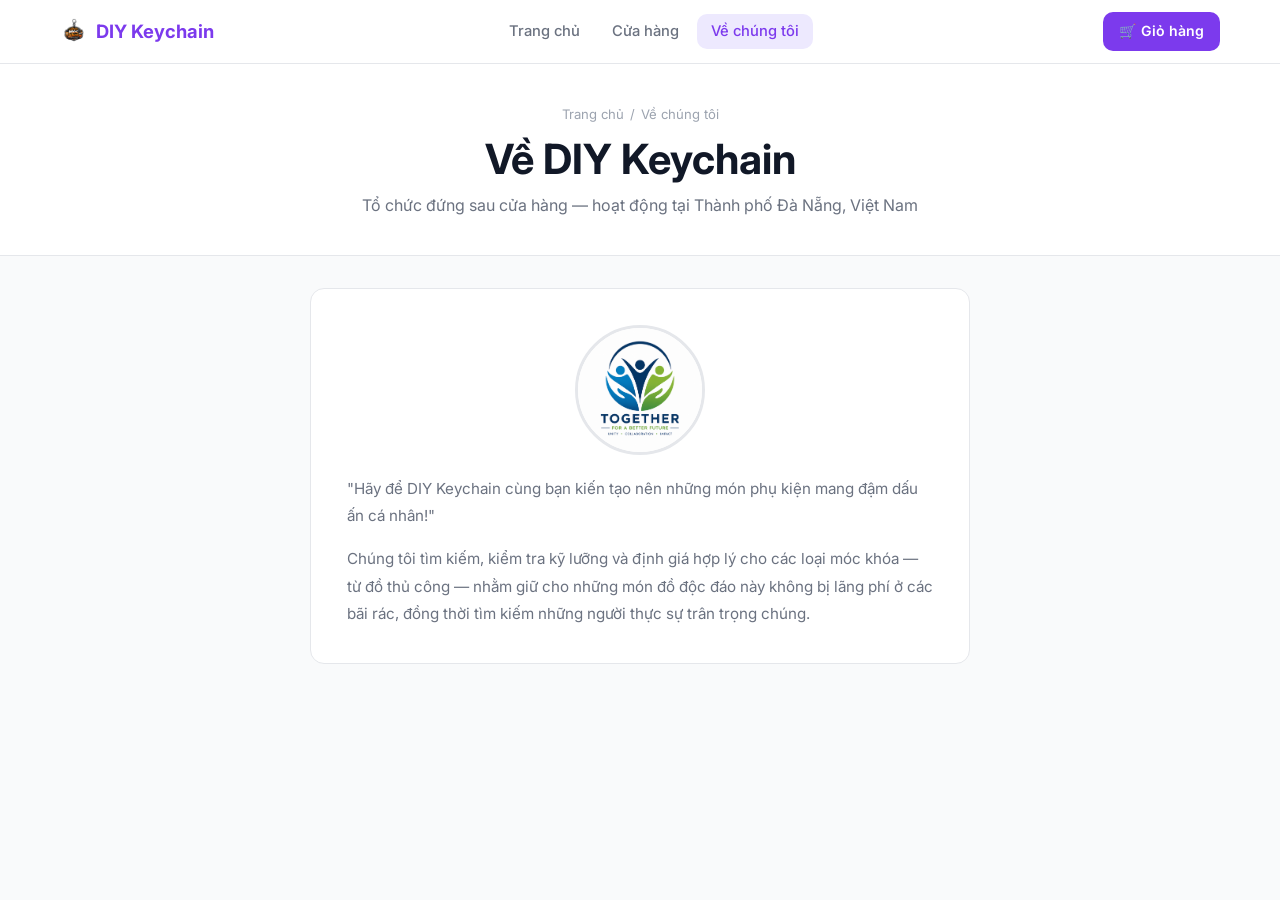
<file: 2hand_keychain/about.html>
<!DOCTYPE html>
<html lang="vi">
<head>
  <meta charset="UTF-8">
  <meta name="viewport" content="width=device-width, initial-scale=1.0">
  <meta name="description" content="Về DIY Keychain – Một tổ chức tại Thành phố Đà Nẵng chuyên mang lại ngôi nhà mới cho những chiếc móc khóa second-hand.">
  <title>Về chúng tôi – DIY Keychain</title>
  <link rel="stylesheet" href="css/style.css">
  <link rel="stylesheet" href="css/components.css">
  <link rel="stylesheet" href="css/animations.css">
  <link rel="stylesheet" href="https://cdnjs.cloudflare.com/ajax/libs/font-awesome/6.5.0/css/all.min.css">
  <style>
    .about-photo {
      width: 130px; height: 130px;
      border-radius: 50%;
      object-fit: cover;
      border: 3px solid var(--border);
      margin: 0 auto 20px;
      display: block;
    }

    .about-story {
      max-width: 660px;
      margin: 0 auto;
      background: var(--white);
      border: 1px solid var(--border);
      border-radius: var(--radius-lg);
      padding: 36px;
    }

    .about-story p { font-size: 0.95rem; line-height: 1.8; margin-bottom: 16px; }
    .about-story p:last-child { margin-bottom: 0; }

    .values-grid { display: grid; grid-template-columns: repeat(3, 1fr); gap: 16px; }

    .value-card {
      background: var(--white);
      border: 1px solid var(--border);
      border-radius: var(--radius-lg);
      padding: 24px;
      text-align: center;
    }

    .value-icon { font-size: 2rem; margin-bottom: 12px; display: block; }
    .value-card h3 { margin-bottom: 6px; font-size: 1rem; }
    .value-card p { font-size: 0.86rem; }

    .social-links { display: flex; gap: 12px; justify-content: center; flex-wrap: wrap; }

    .social-link {
      display: inline-flex;
      align-items: center;
      gap: 7px;
      padding: 10px 20px;
      border-radius: var(--radius);
      background: var(--white);
      border: 1px solid var(--border);
      font-size: 0.88rem;
      font-weight: 500;
      color: var(--text-muted);
      transition: var(--transition);
    }

    .social-link:hover { border-color: var(--primary); color: var(--primary); }

    .faq-item {
      background: var(--white);
      border: 1px solid var(--border);
      border-radius: var(--radius-lg);
      padding: 18px 20px;
      margin-bottom: 10px;
      cursor: pointer;
      transition: border-color var(--transition);
    }

    .faq-item:hover { border-color: #9CA3AF; }

    .faq-q {
      display: flex;
      justify-content: space-between;
      align-items: center;
      font-weight: 600;
      font-size: 0.92rem;
      color: var(--text);
    }

    .faq-toggle { color: var(--primary); font-size: 1.1rem; transition: transform 0.2s ease; }
    .faq-item.open .faq-toggle { transform: rotate(45deg); }

    .faq-a {
      display: none;
      margin-top: 10px;
      font-size: 0.88rem;
      color: var(--text-muted);
      line-height: 1.7;
    }

    .faq-item.open .faq-a { display: block; }

    @media (max-width: 768px) {
      .values-grid { grid-template-columns: 1fr; }
      .about-story { padding: 24px; }
    }
  </style>
</head>
<body>

<nav class="navbar">
  <div class="nav-inner">
    <a href="index.html" class="nav-logo"><img src="assets/images/logo.png" alt="DIY Keychain" class="nav-logo-img"> DIY Keychain</a>
    <div class="nav-links">
      <a href="index.html">Trang chủ</a>
      <a href="shop.html">Cửa hàng</a>
      <a href="about.html" class="active">Về chúng tôi</a>
    </div>
    <div class="nav-actions">
      <div id="auth-nav" style="display:flex;align-items:center;gap:8px"></div>
      <a href="cart.html" class="nav-cart-btn" aria-label="Giỏ hàng">
        🛒 Giỏ hàng<span class="cart-badge" id="cart-badge">0</span>
      </a>
      <button class="nav-menu-btn" id="menu-btn" aria-label="Menu">☰</button>
    </div>
  </div>
</nav>
<div class="nav-drawer-overlay" id="drawer-overlay"></div>
<div class="nav-drawer" id="nav-drawer">
  <a href="index.html">🏠 Trang chủ</a>
  <a href="shop.html">🛍️ Cửa hàng</a>
  <a href="about.html">Về chúng tôi</a>
  <a href="cart.html">🛒 Giỏ hàng</a>
</div>

<div class="page-header">
  <div class="container" style="text-align:center">
    <div class="breadcrumb" style="justify-content:center">
      <a href="index.html">Trang chủ</a><span class="sep">/</span><span>Về chúng tôi</span>
    </div>
    <h1>Về DIY Keychain</h1>
    <p style="margin-top:8px">Tổ chức đứng sau cửa hàng — hoạt động tại Thành phố Đà Nẵng, Việt Nam</p>
  </div>
</div>
<section class="section" style="padding-top:32px">
  <div class="container">
    <div class="about-story">
      <img src="assets/images/avatar.png" alt="DIY Keychain Team" class="about-photo">
      <p>
        "Hãy để DIY Keychain cùng bạn kiến tạo nên những món phụ kiện mang đậm dấu ấn cá nhân!"
      </p>
      <p>
        Chúng tôi tìm kiếm, kiểm tra kỹ lưỡng và định giá hợp lý cho các loại móc khóa 
        — từ  đồ thủ công — nhằm giữ cho những món đồ độc đáo này
        không bị lãng phí ở các bãi rác, đồng thời tìm kiếm những người thực sự trân trọng chúng.
      </p>
    </div>
  </div>
</section>
</file>
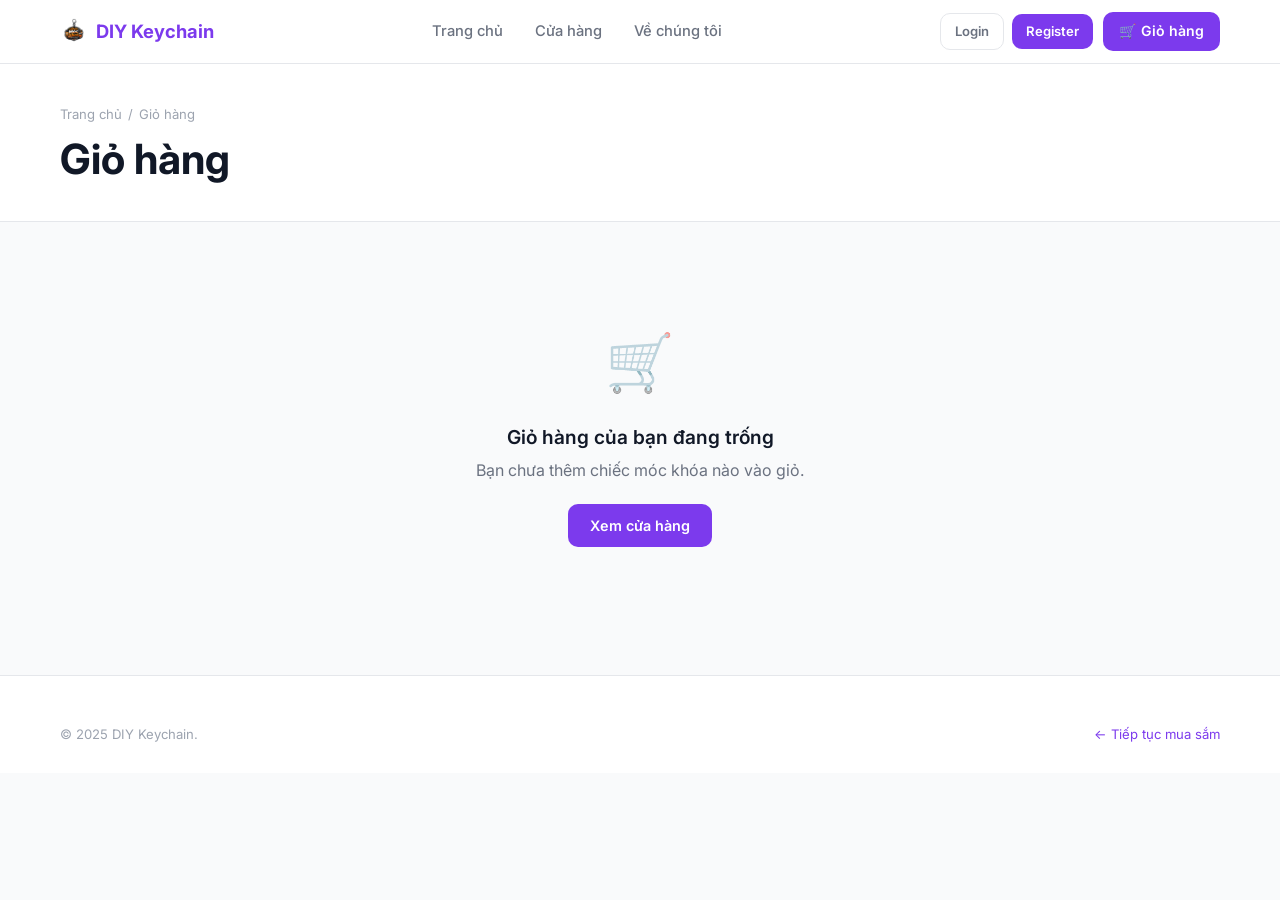
<file: 2hand_keychain/cart.html>
<!DOCTYPE html>
<html lang="vi">
<head>
  <meta charset="UTF-8">
  <meta name="viewport" content="width=device-width, initial-scale=1.0">
  <meta name="description" content="Giỏ hàng – Móc khóa DIY Keychain.">
  <title>Giỏ hàng – DIY Keychain</title>
  <link rel="stylesheet" href="css/style.css">
  <link rel="stylesheet" href="css/components.css">
  <link rel="stylesheet" href="css/animations.css">
  <link rel="stylesheet" href="https://cdnjs.cloudflare.com/ajax/libs/font-awesome/6.5.0/css/all.min.css">
  <style>
    .cart-layout {
      display: grid;
      grid-template-columns: 1fr 320px;
      gap: 24px;
      align-items: start;
    }

    .cart-items-card {
      background: var(--white);
      border: 1px solid var(--border);
      border-radius: var(--radius-lg);
      padding: 24px;
    }

    .cart-header {
      display: flex;
      justify-content: space-between;
      align-items: center;
      margin-bottom: 4px;
    }

    .promo-row { display: flex; gap: 8px; margin: 14px 0; }

    .promo-input {
      flex: 1;
      padding: 9px 12px;
      background: var(--bg);
      border: 1px solid var(--border);
      border-radius: var(--radius);
      color: var(--text);
      font-size: 0.85rem;
    }

    .promo-input::placeholder { color: var(--text-light); }
    .promo-input:focus { border-color: var(--primary); }

    .shipping-bar {
      background: var(--bg);
      border: 1px solid var(--border);
      border-radius: var(--radius);
      padding: 10px 14px;
      margin-bottom: 16px;
      font-size: 0.82rem;
      color: var(--text-muted);
    }

    .bar-track { height: 4px; background: #E5E7EB; border-radius: 2px; margin-top: 6px; }
    .bar-fill { height: 100%; background: var(--primary); border-radius: 2px; transition: width 0.4s ease; }

    @media (max-width: 768px) {
      .cart-layout { grid-template-columns: 1fr; }
      .order-summary { position: static; }
    }
  </style>
</head>
<body>

<nav class="navbar">
  <div class="nav-inner">
    <a href="index.html" class="nav-logo"><img src="assets/images/logo.png" alt="DIY Keychain" class="nav-logo-img"> DIY Keychain</a>
    <div class="nav-links">
      <a href="index.html">Trang chủ</a>
      <a href="shop.html">Cửa hàng</a>
      <a href="about.html">Về chúng tôi</a>
    </div>
    <div class="nav-actions">
      <div id="auth-nav" style="display:flex;align-items:center;gap:8px"></div>
      <a href="cart.html" class="nav-cart-btn" aria-label="Giỏ hàng">
        🛒 Giỏ hàng<span class="cart-badge" id="cart-badge">0</span>
      </a>
      <button class="nav-menu-btn" id="menu-btn" aria-label="Menu">☰</button>
    </div>
  </div>
</nav>
<div class="nav-drawer-overlay" id="drawer-overlay"></div>
<div class="nav-drawer" id="nav-drawer">
  <a href="index.html">🏠 Trang chủ</a>
  <a href="shop.html">🛍️ Cửa hàng</a>
  <a href="about.html">Về chúng tôi</a>
  <a href="cart.html">🛒 Giỏ hàng</a>
</div>

<div class="page-header">
  <div class="container">
    <div class="breadcrumb">
      <a href="index.html">Trang chủ</a><span class="sep">/</span><span>Giỏ hàng</span>
    </div>
    <h1>Giỏ hàng</h1>
  </div>
</div>

<section class="section" style="padding-top:32px">
  <div class="container">

    <div id="cart-empty" style="display:none">
      <div class="empty-state">
        <div class="empty-state-icon">🛒</div>
        <h3>Giỏ hàng của bạn đang trống</h3>
        <p>Bạn chưa thêm chiếc móc khóa nào vào giỏ.</p>
        <a href="shop.html" class="btn btn-primary" style="margin-top:20px;display:inline-flex">Xem cửa hàng</a>
      </div>
    </div>

    <div id="cart-filled" style="display:none">
      <div class="cart-layout">

        <div class="cart-items-card">
          <div class="cart-header">
            <h3 id="cart-count-label">0 sản phẩm</h3>
            <button class="btn btn-ghost btn-sm" id="clear-cart-btn">Xóa tất cả</button>
          </div>
          <div id="cart-items-list"></div>
        </div>

        <div class="order-summary">
          <h3 style="margin-bottom:18px">Tóm tắt đơn hàng</h3>

          <div class="shipping-bar" id="shipping-bar">
            <div id="shipping-bar-text">Mua thêm để được miễn phí vận chuyển!</div>
            <div class="bar-track">
              <div class="bar-fill" id="shipping-bar-fill" style="width:0%"></div>
            </div>
          </div>

          <div class="summary-row">
            <span class="label">Tạm tính</span>
            <span id="summary-subtotal">0 đ</span>
          </div>
          <div class="summary-row">
            <span class="label">Phí vận chuyển</span>
            <span id="summary-shipping">30.000 đ</span>
          </div>

          <div class="promo-row">
            <input class="promo-input" type="text" id="promo-input" placeholder="Mã giảm giá">
            <button class="btn btn-ghost btn-sm" id="promo-btn">Áp dụng</button>
          </div>

          <div class="summary-row summary-total">
            <span class="label">Tổng cộng</span>
            <span id="summary-total">0 đ</span>
          </div>

          <button class="btn btn-primary" style="width:100%;margin-top:16px;padding:13px" id="checkout-btn">
            Thanh toán →
          </button>

          <p style="font-size:0.75rem;text-align:center;margin-top:10px;color:var(--text-light)">
            Bản demo — không thực hiện thanh toán thực tế.
          </p>
        </div>
      </div>
    </div>
  </div>
</section>

<div class="modal-overlay" id="success-modal">
  <div class="modal">
    <div class="modal-icon">✓</div>
    <h2 style="margin-bottom:10px">Đặt hàng thành công!</h2>
    <p style="margin-bottom:6px">Cảm ơn bạn đã mua sắm tại cửa hàng!</p>
    <p style="font-size:0.86rem;margin-bottom:24px">Chúng tôi sẽ liên hệ với bạn qua Zalo để xác nhận đơn hàng và sắp xếp giao hàng.</p>
    <div style="display:flex;gap:10px">
      <a href="shop.html" class="btn btn-primary" style="flex:1">Mua thêm</a>
      <a href="index.html" class="btn btn-secondary" style="flex:1">Trang chủ</a>
    </div>
  </div>
</div>

<footer class="footer">
  <div class="container">
    <div class="footer-bottom" style="border-top:none;padding-top:0">
      <span>© 2025 DIY Keychain.</span>
      <a href="shop.html" style="color:var(--primary)">← Tiếp tục mua sắm</a>
    </div>
  </div>
</footer>

<script src="js/config.js"></script>
<script src="js/data.js"></script>
<script src="js/cart.js"></script>
<script src="js/auth.js"></script>
<script src="js/main.js"></script>
<script>
  const SHIPPING_THRESHOLD = CONFIG.shipping.freeThreshold;
  const SHIPPING_FEE       = CONFIG.shipping.defaultFee;

  function renderCartPage() {
    const items = getCartItems();
    const emptyEl = document.getElementById('cart-empty');
    const filledEl = document.getElementById('cart-filled');

    if (items.length === 0) {
      emptyEl.style.display = 'block';
      filledEl.style.display = 'none';
      return;
    }

    emptyEl.style.display = 'none';
    filledEl.style.display = 'block';

    const totalItems = items.reduce((s, i) => s + i.qty, 0);
    document.getElementById('cart-count-label').textContent = `${totalItems} sản phẩm`;

    document.getElementById('cart-items-list').innerHTML = items.map(item => `
      <div class="cart-item">
        <img class="cart-item-img"
          src="${item.product.images[0]}"
          alt="${item.product.name}"
          onerror="this.src='https://picsum.photos/seed/key${item.productId}/160/160'">
        <div class="cart-item-info">
          <a href="product.html?id=${item.productId}" class="cart-item-name">${item.product.name}</a>
          <div class="cart-item-meta">
            <span class="badge ${getConditionClass(item.product.condition)}">${item.product.condition}</span>
          </div>
          <div class="cart-item-price">${formatPrice(item.product.price * item.qty)}</div>
        </div>
        <div class="cart-item-actions">
          <div class="qty-stepper">
            <button class="qty-btn" onclick="doUpdateQty(${item.productId}, -1)">−</button>
            <span class="qty-value">${item.qty}</span>
            <button class="qty-btn" onclick="doUpdateQty(${item.productId}, 1)">+</button>
          </div>
          <button class="cart-remove" onclick="doRemove(${item.productId})">✕</button>
        </div>
      </div>
    `).join('');

    const subtotal = getCartSubtotal();
    const shipping = subtotal >= SHIPPING_THRESHOLD ? 0 : SHIPPING_FEE;
    const total = subtotal + shipping;

    document.getElementById('summary-subtotal').textContent = formatPrice(subtotal);
    document.getElementById('summary-shipping').textContent = shipping === 0 ? 'MIỄN PHÍ 🎉' : formatPrice(shipping);
    document.getElementById('summary-total').textContent = formatPrice(total);

    const pct = Math.min((subtotal / SHIPPING_THRESHOLD) * 100, 100);
    document.getElementById('shipping-bar-fill').style.width = pct + '%';
    if (subtotal >= SHIPPING_THRESHOLD) {
      document.getElementById('shipping-bar-text').textContent = '🎉 Đã đủ điều kiện miễn phí vận chuyển!';
    } else {
      const rem = SHIPPING_THRESHOLD - subtotal;
      document.getElementById('shipping-bar-text').textContent = `Mua thêm ${formatPrice(rem)} để được miễn phí vận chuyển`;
    }
  }

  function doUpdateQty(productId, delta) { updateCartQty(productId, delta); renderCartPage(); }
  function doRemove(productId) { removeFromCart(productId); showToast('Đã xóa sản phẩm.', 'success'); renderCartPage(); }

  document.getElementById('clear-cart-btn').addEventListener('click', () => {
    if (confirm('Xóa tất cả sản phẩm khỏi giỏ hàng?')) { clearCart(); renderCartPage(); }
  });

  document.getElementById('promo-btn').addEventListener('click', () => {
    const raw = document.getElementById('promo-input').value.trim();
    if (!CONFIG.features.promoCodes) return;
    const result = validatePromoCode(raw);
    showToast(
      result.valid
        ? `🎉 Đã áp dụng ${result.label}! (Demo)`
        : '❌ Mã giảm giá không hợp lệ.',
      result.valid ? 'success' : 'error'
    );
  });

  document.getElementById('checkout-btn').addEventListener('click', () => {
    document.getElementById('success-modal').classList.add('open');
    clearCart();
    setTimeout(renderCartPage, 300);
  });

  document.getElementById('success-modal').addEventListener('click', function(e) {
    if (e.target === this) this.classList.remove('open');
  });

  renderCartPage();
</script>
</body>
</html>
</file>
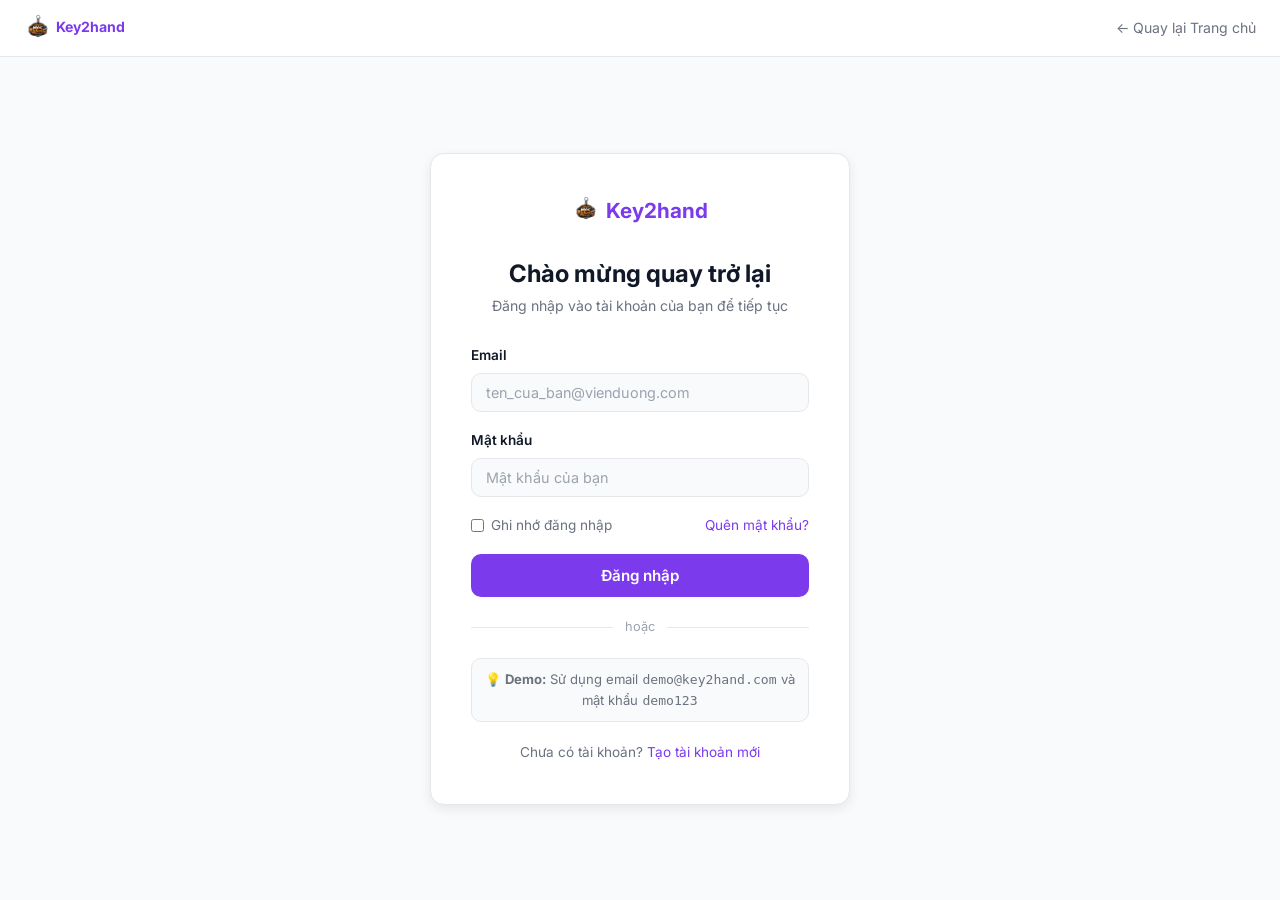
<file: 2hand_keychain/login.html>
<!DOCTYPE html>
<html lang="vi">
<head>
  <meta charset="UTF-8">
  <meta name="viewport" content="width=device-width, initial-scale=1.0">
  <meta name="description" content="Đăng nhập vào tài khoản Key2hand của bạn.">
  <title>Đăng nhập – Key2hand</title>
  <link rel="stylesheet" href="css/style.css">
  <link rel="stylesheet" href="css/components.css">
  <link rel="stylesheet" href="css/animations.css">
  <style>
    body {
      min-height: 100vh;
      display: flex;
      flex-direction: column;
      background: var(--bg);
    }

    .auth-page {
      flex: 1;
      display: flex;
      align-items: center;
      justify-content: center;
      padding: 40px 20px;
    }

    .auth-card {
      background: var(--white);
      border: 1px solid var(--border);
      border-radius: var(--radius-lg);
      padding: 40px;
      width: 100%;
      max-width: 420px;
      box-shadow: var(--shadow);
    }

    .auth-logo {
      text-align: center;
      margin-bottom: 28px;
    }

    .auth-logo a {
      font-size: 1.3rem;
      font-weight: 700;
      color: var(--primary);
      display: inline-flex;
      align-items: center;
      gap: 6px;
    }

    .auth-title {
      font-size: 1.5rem;
      font-weight: 700;
      margin-bottom: 6px;
      text-align: center;
    }

    .auth-subtitle {
      font-size: 0.88rem;
      color: var(--text-muted);
      text-align: center;
      margin-bottom: 28px;
    }

    .form-group {
      margin-bottom: 18px;
    }

    .form-label {
      display: block;
      font-size: 0.85rem;
      font-weight: 600;
      color: var(--text);
      margin-bottom: 6px;
    }

    .form-input {
      width: 100%;
      padding: 10px 14px;
      background: var(--bg);
      border: 1px solid var(--border);
      border-radius: var(--radius);
      color: var(--text);
      font-size: 0.9rem;
      font-family: var(--font);
      transition: var(--transition);
    }

    .form-input:focus {
      border-color: var(--primary);
      background: var(--white);
      box-shadow: 0 0 0 3px rgba(124,58,237,0.1);
      outline: none;
    }

    .form-input.error { border-color: var(--red); }

    .form-input::placeholder { color: var(--text-light); }

    .form-error {
      font-size: 0.78rem;
      color: var(--red);
      margin-top: 4px;
      display: none;
    }

    .form-error.visible { display: block; }

    .form-row {
      display: flex;
      justify-content: space-between;
      align-items: center;
      margin-bottom: 18px;
    }

    .form-check {
      display: flex;
      align-items: center;
      gap: 7px;
      font-size: 0.85rem;
      color: var(--text-muted);
      cursor: pointer;
    }

    .form-check input { accent-color: var(--primary); }

    .form-link {
      font-size: 0.85rem;
      color: var(--primary);
      text-decoration: none;
    }

    .form-link:hover { text-decoration: underline; }

    .btn-submit {
      width: 100%;
      padding: 12px;
      font-size: 0.95rem;
    }

    .auth-divider {
      display: flex;
      align-items: center;
      gap: 12px;
      margin: 20px 0;
      color: var(--text-light);
      font-size: 0.8rem;
    }

    .auth-divider::before,
    .auth-divider::after {
      content: '';
      flex: 1;
      height: 1px;
      background: var(--border);
    }

    .auth-footer {
      text-align: center;
      margin-top: 20px;
      font-size: 0.85rem;
      color: var(--text-muted);
    }

    .alert {
      padding: 12px 14px;
      border-radius: var(--radius);
      font-size: 0.85rem;
      margin-bottom: 18px;
      display: none;
    }

    .alert.visible { display: block; }
    .alert-error { background: #FEE2E2; color: var(--red); border: 1px solid #FECACA; }
    .alert-success { background: #DCFCE7; color: var(--green); border: 1px solid #BBF7D0; }

    /* Thanh điều hướng hàng đầu đơn giản */
    .auth-topbar {
      background: var(--white);
      border-bottom: 1px solid var(--border);
      padding: 14px 24px;
      display: flex;
      align-items: center;
      justify-content: space-between;
    }

    .auth-topbar a { font-size: 0.88rem; color: var(--text-muted); }
    .auth-topbar a:hover { color: var(--primary); }
  </style>
</head>
<body>

<div class="auth-topbar">
  <a href="index.html"><img src="assets/images/logo.png" alt="Key2hand" class="nav-logo-img"> <strong style="color:var(--primary)">Key2hand</strong></a>
  <a href="index.html">← Quay lại Trang chủ</a>
</div>

<div class="auth-page">
  <div class="auth-card anim-fade-up">

    <div class="auth-logo">
      <a href="index.html"><img src="assets/images/logo.png" alt="Key2hand" class="nav-logo-img"> Key2hand</a>
    </div>

    <h1 class="auth-title">Chào mừng quay trở lại</h1>
    <p class="auth-subtitle">Đăng nhập vào tài khoản của bạn để tiếp tục</p>

    <div class="alert alert-error" id="login-error">
      Email hoặc mật khẩu không chính xác. Vui lòng thử lại.
    </div>

    <form id="login-form" novalidate>
      <div class="form-group">
        <label class="form-label" for="email">Email</label>
        <input
          class="form-input"
          type="email"
          id="email"
          name="email"
          placeholder="ten_cua_ban@vienduong.com"
          autocomplete="email"
          required
        >
        <div class="form-error" id="email-error">Vui lòng nhập một địa chỉ email hợp lệ.</div>
      </div>

      <div class="form-group">
        <label class="form-label" for="password">Mật khẩu</label>
        <input
          class="form-input"
          type="password"
          id="password"
          name="password"
          placeholder="Mật khẩu của bạn"
          autocomplete="current-password"
          required
        >
        <div class="form-error" id="password-error">Vui lòng nhập mật khẩu.</div>
      </div>

      <div class="form-row">
        <label class="form-check">
          <input type="checkbox" id="remember-me"> Ghi nhớ đăng nhập
        </label>
        <a href="#" class="form-link">Quên mật khẩu?</a>
      </div>

      <button type="submit" class="btn btn-primary btn-submit" id="login-btn">
        Đăng nhập
      </button>
    </form>

    <div class="auth-divider">hoặc</div>

    <p id="demo-hint" style="font-size:0.82rem;color:var(--text-muted);text-align:center;background:var(--bg);border:1px solid var(--border);border-radius:var(--radius);padding:10px">
      💡 <strong>Demo:</strong> Sử dụng email <code>demo@key2hand.com</code> và mật khẩu <code>demo123</code>
    </p>

    <div class="auth-footer">
      Chưa có tài khoản? <a href="register.html" class="form-link">Tạo tài khoản mới</a>
    </div>
  </div>
</div>

<script src="js/config.js"></script>
<script src="js/data.js"></script>
<script src="js/cart.js"></script>
<script src="js/auth.js"></script>
<script src="js/main.js"></script>
<script>
  // Chuyển hướng nếu người dùng đã đăng nhập từ trước
  if (isLoggedIn()) window.location.href = 'index.html';

  // Cơ sở dữ liệu người dùng giả lập — lấy tài khoản demo từ tệp CONFIG
  const MOCK_USERS = [
    { email: CONFIG.auth.demoEmail, password: CONFIG.auth.demoPassword, name: CONFIG.auth.demoName }
  ];

  // Cập nhật thông tin tài khoản demo hiển thị trên giao diện từ dữ liệu CONFIG
  const hint = document.getElementById('demo-hint');
  if (hint) {
    hint.innerHTML = `💡 <strong>Demo:</strong> Sử dụng email <code>${CONFIG.auth.demoEmail}</code> và mật khẩu <code>${CONFIG.auth.demoPassword}</code>`;
  }

  const form          = document.getElementById('login-form');
  const emailInput    = document.getElementById('email');
  const passwordInput = document.getElementById('password');

  function clearErrors() {
    document.getElementById('email-error').classList.remove('visible');
    document.getElementById('password-error').classList.remove('visible');
    document.getElementById('login-error').classList.remove('visible');
    emailInput.classList.remove('error');
    passwordInput.classList.remove('error');
  }

  function validateEmail(val) {
    return /^[^\s@]+@[^\s@]+\.[^\s@]+$/.test(val);
  }

  form.addEventListener('submit', (e) => {
    e.preventDefault();
    clearErrors();

    const email    = emailInput.value.trim();
    const password = passwordInput.value;
    let valid = true;

    if (!validateEmail(email)) {
      document.getElementById('email-error').classList.add('visible');
      emailInput.classList.add('error');
      valid = false;
    }

    if (!password) {
      document.getElementById('password-error').classList.add('visible');
      passwordInput.classList.add('error');
      valid = false;
    }

    if (!valid) return;

    // Kiểm tra thông tin trong danh sách tài khoản demo mặc định + tài khoản đã đăng ký lưu ở localStorage
    const registered = JSON.parse(localStorage.getItem('key2hand_registered') || '[]');
    const allUsers   = [...MOCK_USERS, ...registered];
    const user       = allUsers.find(u => u.email === email && u.password === password);

    if (!user) {
      document.getElementById('login-error').classList.add('visible');
      return;
    }

    // Lưu phiên hoạt động của người dùng và tiến hành chuyển hướng về trang chủ
    saveUser({ name: user.name, email: user.email });
    showToast(`👋 Chào mừng quay trở lại, ${user.name}!`, 'success');
    setTimeout(() => { window.location.href = 'index.html'; }, 800);
  });
</script>
</body>
</html>
</file>
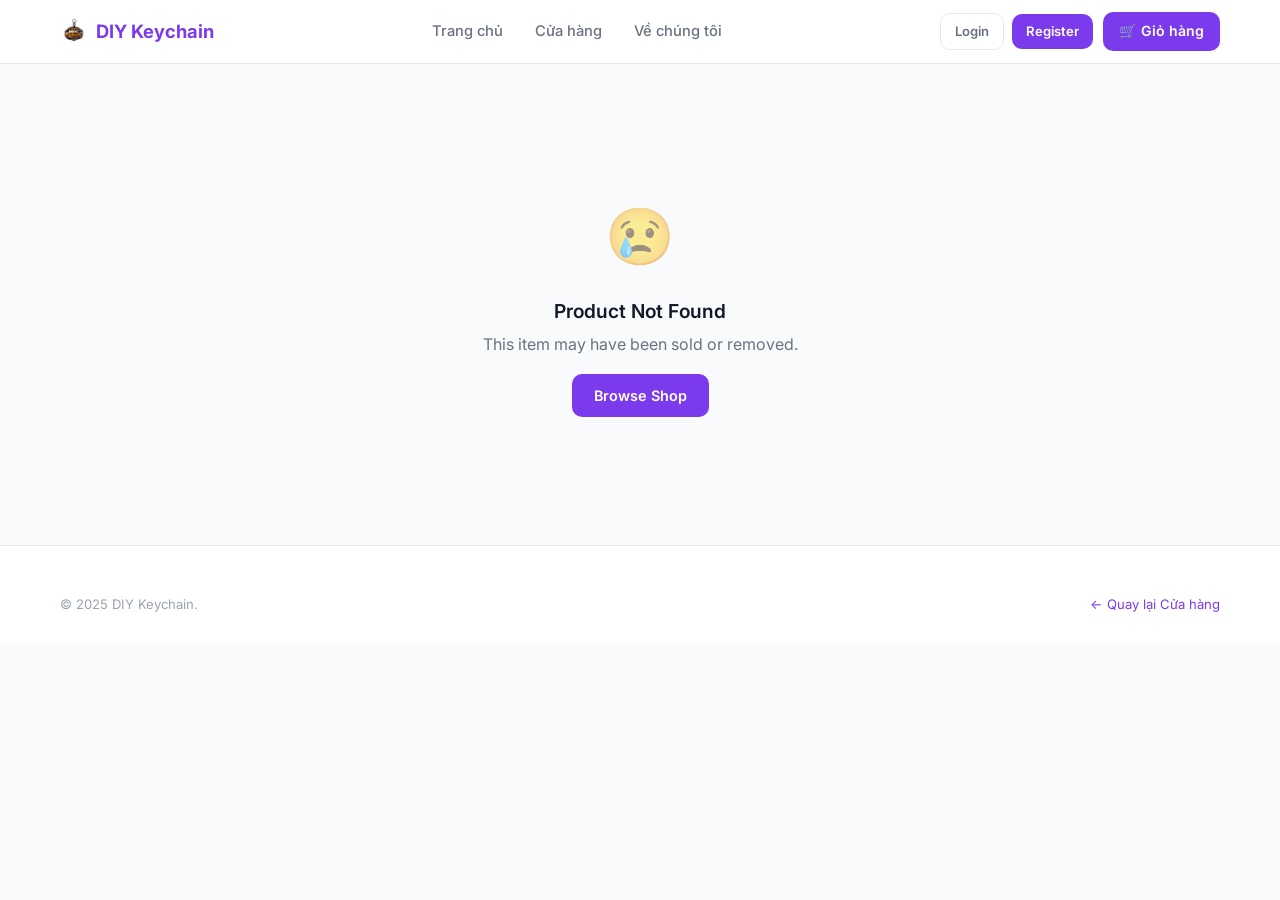
<file: 2hand_keychain/product.html>
<!DOCTYPE html>
<html lang="vi">
<head>
  <meta charset="UTF-8">
  <meta name="viewport" content="width=device-width, initial-scale=1.0">
  <meta name="description" content="Chi tiết sản phẩm – Móc khóa DIY Keychain.">
  <title>Sản phẩm – DIY Keychain</title>
  <link rel="stylesheet" href="css/style.css">
  <link rel="stylesheet" href="css/components.css">
  <link rel="stylesheet" href="css/animations.css">
  <link rel="stylesheet" href="https://cdnjs.cloudflare.com/ajax/libs/font-awesome/6.5.0/css/all.min.css">
  <style>
    .product-layout {
      display: grid;
      grid-template-columns: 1fr 1fr;
      gap: 48px;
      align-items: start;
    }

    .gallery-main {
      width: 100%;
      aspect-ratio: 1;
      border-radius: var(--radius-lg);
      overflow: hidden;
      background: var(--bg);
      border: 1px solid var(--border);
    }

    .gallery-main img {
      width: 100%; height: 100%;
      object-fit: cover;
      transition: opacity 0.25s ease;
    }

    .gallery-thumbs {
      display: flex;
      gap: 10px;
      margin-top: 10px;
    }

    .gallery-thumb {
      width: 72px; height: 72px;
      border-radius: var(--radius);
      overflow: hidden;
      cursor: pointer;
      border: 2px solid var(--border);
      transition: var(--transition);
    }

    .gallery-thumb.active { border-color: var(--primary); }
    .gallery-thumb img { width: 100%; height: 100%; object-fit: cover; }

    .product-category { font-size: 0.78rem; font-weight: 600; text-transform: uppercase; letter-spacing: 0.07em; color: var(--primary); margin-bottom: 8px; }
    .product-title { font-size: 1.7rem; font-weight: 700; margin-bottom: 12px; }

    .product-rating-row {
      display: flex; align-items: center; gap: 8px;
      font-size: 0.85rem;
      margin-bottom: 16px;
    }

    .product-price-row {
      display: flex; align-items: baseline; gap: 10px;
      margin-bottom: 16px;
      padding-bottom: 16px;
      border-bottom: 1px solid var(--border);
    }

    .product-price-main { font-size: 1.8rem; font-weight: 700; color: var(--primary); }
    .product-price-orig { font-size: 0.95rem; text-decoration: line-through; color: var(--text-light); }
    .product-save {
      font-size: 0.8rem; font-weight: 700;
      background: #FEE2E2; color: var(--red);
      padding: 2px 8px; border-radius: var(--radius-full);
    }

    .product-meta { display: flex; gap: 8px; margin-bottom: 16px; }
    .product-desc { font-size: 0.92rem; line-height: 1.75; margin-bottom: 20px; color: var(--text-muted); }

    .product-stock {
      font-size: 0.82rem;
      padding: 7px 12px;
      border-radius: var(--radius);
      display: inline-flex; align-items: center; gap: 6px;
      margin-bottom: 20px;
      background: #DCFCE7; color: var(--green);
    }

    .product-stock.low { background: #FFEDD5; color: var(--orange); }

    .add-row { display: flex; gap: 10px; align-items: center; flex-wrap: wrap; margin-bottom: 20px; }
    .add-row .btn { flex: 1; }

    .product-info-list { display: flex; flex-direction: column; gap: 8px; }
    .product-info-item { display: flex; align-items: flex-start; gap: 8px; font-size: 0.85rem; color: var(--text-muted); }

    @media (max-width: 768px) {
      .product-layout { grid-template-columns: 1fr; gap: 28px; }
      .product-title { font-size: 1.4rem; }
    }
  </style>
</head>
<body>

<nav class="navbar">
  <div class="nav-inner">
    <a href="index.html" class="nav-logo"><img src="assets/images/logo.png" alt="DIY Keychain" class="nav-logo-img"> DIY Keychain</a>
    <div class="nav-links">
      <a href="index.html">Trang chủ</a>
      <a href="shop.html">Cửa hàng</a>
      <a href="about.html">Về chúng tôi</a>
    </div>
    <div class="nav-actions">
      <div id="auth-nav" style="display:flex;align-items:center;gap:8px"></div>
      <a href="cart.html" class="nav-cart-btn" aria-label="Giỏ hàng">
        🛒 Giỏ hàng<span class="cart-badge" id="cart-badge">0</span>
      </a>
      <button class="nav-menu-btn" id="menu-btn" aria-label="Menu">☰</button>
    </div>
  </div>
</nav>
<div class="nav-drawer-overlay" id="drawer-overlay"></div>
<div class="nav-drawer" id="nav-drawer">
  <a href="index.html">🏠 Trang chủ</a>
  <a href="shop.html">🛍️ Cửa hàng</a>
  <a href="about.html">Về chúng tôi</a>
  <a href="cart.html">🛒 Giỏ hàng</a>
</div>

<div style="padding-top:var(--nav-height)">
  <section class="section" id="product-section">
    <div class="container" id="product-container">
      <div class="empty-state">
        <div class="empty-state-icon">⏳</div>
        <h3>Đang tải...</h3>
      </div>
    </div>
  </section>

  <section style="padding:0 0 64px;display:none" id="related-section">
    <div class="container">
      <div class="divider" style="margin-bottom:40px"></div>
      <div class="section-header" style="margin-bottom:28px">
        <h2>Có Thể Bạn Cũng Thích</h2>
      </div>
      <div class="products-grid" id="related-grid" style="grid-template-columns:repeat(4,1fr)"></div>
    </div>
  </section>
</div>

<footer class="footer">
  <div class="container">
    <div class="footer-bottom" style="border-top:none;padding-top:0">
      <span>© 2025 DIY Keychain.</span>
      <a href="shop.html" style="color:var(--primary)">← Quay lại Cửa hàng</a>
    </div>
  </div>
</footer>

<script src="js/config.js"></script>
<script src="js/data.js"></script>
<script src="js/cart.js"></script>
<script src="js/auth.js"></script>
<script src="js/main.js"></script>
<script src="js/product.js"></script>
</body>
</html>
</file>
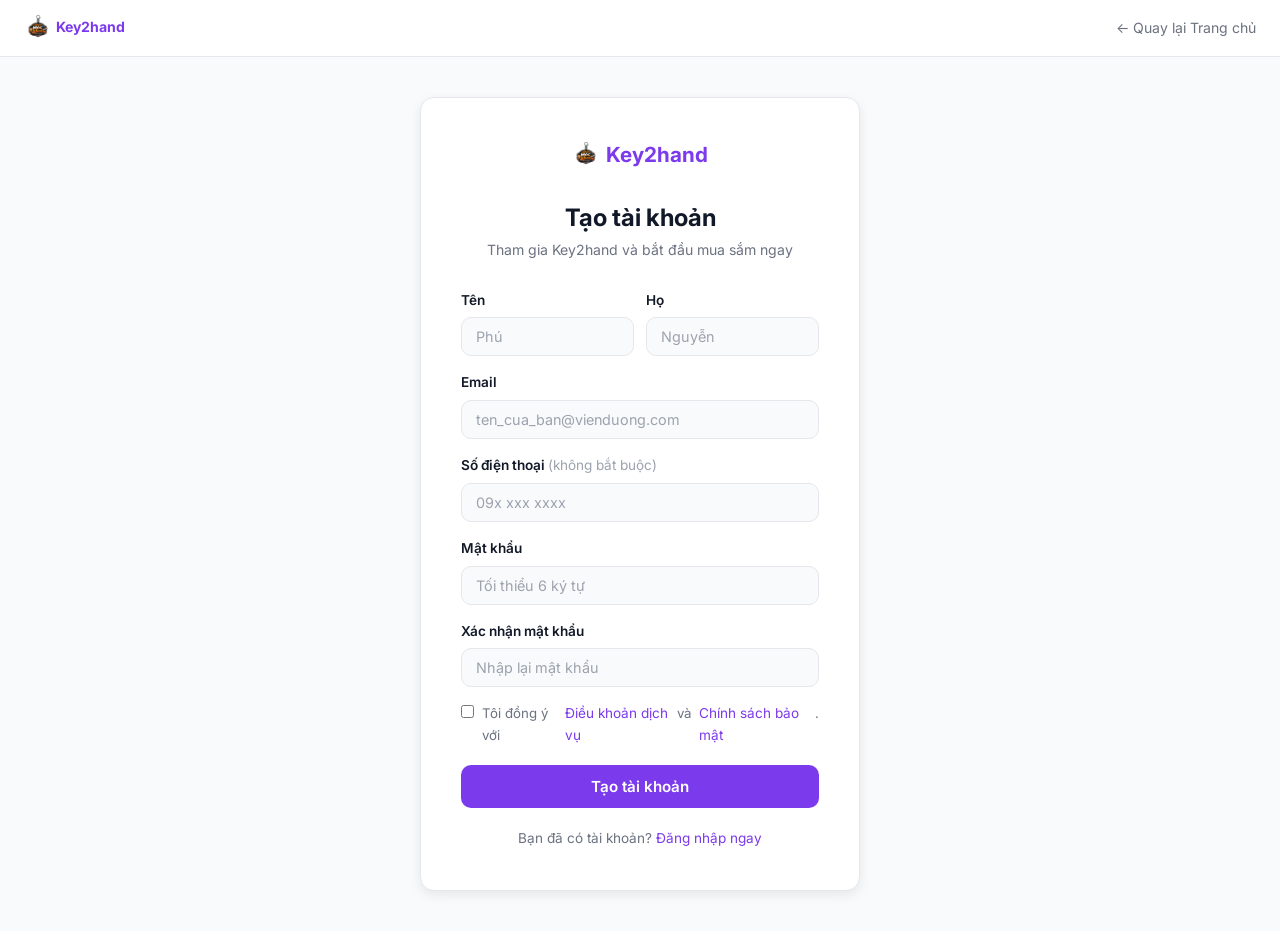
<file: 2hand_keychain/register.html>
<!DOCTYPE html>
<html lang="vi">
<head>
  <meta charset="UTF-8">
  <meta name="viewport" content="width=device-width, initial-scale=1.0">
  <meta name="description" content="Tạo tài khoản Key2hand mới.">
  <title>Đăng ký – Key2hand</title>
  <link rel="stylesheet" href="css/style.css">
  <link rel="stylesheet" href="css/components.css">
  <link rel="stylesheet" href="css/animations.css">
  <style>
    body {
      min-height: 100vh;
      display: flex;
      flex-direction: column;
      background: var(--bg);
    }

    .auth-page {
      flex: 1;
      display: flex;
      align-items: center;
      justify-content: center;
      padding: 40px 20px;
    }

    .auth-card {
      background: var(--white);
      border: 1px solid var(--border);
      border-radius: var(--radius-lg);
      padding: 40px;
      width: 100%;
      max-width: 440px;
      box-shadow: var(--shadow);
    }

    .auth-logo {
      text-align: center;
      margin-bottom: 28px;
    }

    .auth-logo a {
      font-size: 1.3rem;
      font-weight: 700;
      color: var(--primary);
      display: inline-flex;
      align-items: center;
      gap: 6px;
    }

    .auth-title {
      font-size: 1.5rem;
      font-weight: 700;
      margin-bottom: 6px;
      text-align: center;
    }

    .auth-subtitle {
      font-size: 0.88rem;
      color: var(--text-muted);
      text-align: center;
      margin-bottom: 28px;
    }

    .form-group { margin-bottom: 16px; }

    .form-label {
      display: block;
      font-size: 0.85rem;
      font-weight: 600;
      color: var(--text);
      margin-bottom: 6px;
    }

    .form-input {
      width: 100%;
      padding: 10px 14px;
      background: var(--bg);
      border: 1px solid var(--border);
      border-radius: var(--radius);
      color: var(--text);
      font-size: 0.9rem;
      font-family: var(--font);
      transition: var(--transition);
    }

    .form-input:focus {
      border-color: var(--primary);
      background: var(--white);
      box-shadow: 0 0 0 3px rgba(124,58,237,0.1);
      outline: none;
    }

    .form-input.error { border-color: var(--red); }
    .form-input::placeholder { color: var(--text-light); }

    .form-error {
      font-size: 0.78rem;
      color: var(--red);
      margin-top: 4px;
      display: none;
    }

    .form-error.visible { display: block; }

    /* Thanh đánh giá độ mạnh mật khẩu */
    .password-strength {
      margin-top: 6px;
      display: none;
    }

    .password-strength.visible { display: block; }

    .strength-bar {
      height: 4px;
      border-radius: 2px;
      background: var(--border);
      overflow: hidden;
      margin-bottom: 4px;
    }

    .strength-fill {
      height: 100%;
      border-radius: 2px;
      transition: width 0.3s ease, background 0.3s ease;
      width: 0%;
    }

    .strength-text { font-size: 0.75rem; }

    .form-terms {
      display: flex;
      align-items: flex-start;
      gap: 8px;
      font-size: 0.83rem;
      color: var(--text-muted);
      margin-bottom: 18px;
      cursor: pointer;
    }

    .form-terms input { accent-color: var(--primary); margin-top: 2px; flex-shrink: 0; }

    .form-link {
      font-size: 0.85rem;
      color: var(--primary);
      text-decoration: none;
    }

    .form-link:hover { text-decoration: underline; }

    .btn-submit { width: 100%; padding: 12px; font-size: 0.95rem; }

    .alert {
      padding: 12px 14px;
      border-radius: var(--radius);
      font-size: 0.85rem;
      margin-bottom: 18px;
      display: none;
    }

    .alert.visible { display: block; }
    .alert-error   { background: #FEE2E2; color: var(--red);   border: 1px solid #FECACA; }
    .alert-success { background: #DCFCE7; color: var(--green); border: 1px solid #BBF7D0; }

    .auth-footer {
      text-align: center;
      margin-top: 20px;
      font-size: 0.85rem;
      color: var(--text-muted);
    }

    .auth-topbar {
      background: var(--white);
      border-bottom: 1px solid var(--border);
      padding: 14px 24px;
      display: flex;
      align-items: center;
      justify-content: space-between;
    }

    .auth-topbar a { font-size: 0.88rem; color: var(--text-muted); }
    .auth-topbar a:hover { color: var(--primary); }

    /* Hàng nhập họ tên */
    .name-row {
      display: grid;
      grid-template-columns: 1fr 1fr;
      gap: 12px;
    }

    @media (max-width: 400px) { .name-row { grid-template-columns: 1fr; } }
  </style>
</head>
<body>

<div class="auth-topbar">
  <a href="index.html"><img src="assets/images/logo.png" alt="Key2hand" class="nav-logo-img"> <strong style="color:var(--primary)">Key2hand</strong></a>
  <a href="index.html">← Quay lại Trang chủ</a>
</div>

<div class="auth-page">
  <div class="auth-card anim-fade-up">

    <div class="auth-logo">
      <a href="index.html"><img src="assets/images/logo.png" alt="Key2hand" class="nav-logo-img"> Key2hand</a>
    </div>

    <h1 class="auth-title">Tạo tài khoản</h1>
    <p class="auth-subtitle">Tham gia Key2hand và bắt đầu mua sắm ngay</p>

    <div class="alert alert-error" id="register-error"></div>
    <div class="alert alert-success" id="register-success">
      ✅ Đăng ký thành công! Đang chuyển hướng đến trang đăng nhập…
    </div>

    <form id="register-form" novalidate>

      <div class="name-row">
        <div class="form-group">
          <label class="form-label" for="first-name">Tên</label>
          <input class="form-input" type="text" id="first-name" placeholder="Phú" required>
          <div class="form-error" id="first-name-error">Vui lòng điền thông tin.</div>
        </div>
        <div class="form-group">
          <label class="form-label" for="last-name">Họ</label>
          <input class="form-input" type="text" id="last-name" placeholder="Nguyễn" required>
          <div class="form-error" id="last-name-error">Vui lòng điền thông tin.</div>
        </div>
      </div>

      <div class="form-group">
        <label class="form-label" for="email">Email</label>
        <input class="form-input" type="email" id="email" placeholder="ten_cua_ban@vienduong.com" autocomplete="email" required>
        <div class="form-error" id="email-error">Vui lòng nhập một địa chỉ email hợp lệ.</div>
      </div>

      <div class="form-group">
        <label class="form-label" for="phone">Số điện thoại <span style="color:var(--text-light);font-weight:400">(không bắt buộc)</span></label>
        <input class="form-input" type="tel" id="phone" placeholder="09x xxx xxxx">
      </div>

      <div class="form-group">
        <label class="form-label" for="password">Mật khẩu</label>
        <input class="form-input" type="password" id="password" placeholder="Tối thiểu 6 ký tự" autocomplete="new-password" required>
        <div class="password-strength" id="strength-wrap">
          <div class="strength-bar"><div class="strength-fill" id="strength-fill"></div></div>
          <span class="strength-text" id="strength-text"></span>
        </div>
        <div class="form-error" id="password-error">Mật khẩu phải chứa ít nhất 6 ký tự.</div>
      </div>

      <div class="form-group">
        <label class="form-label" for="confirm-password">Xác nhận mật khẩu</label>
        <input class="form-input" type="password" id="confirm-password" placeholder="Nhập lại mật khẩu" autocomplete="new-password" required>
        <div class="form-error" id="confirm-error">Mật khẩu xác nhận không trùng khớp.</div>
      </div>

      <label class="form-terms" id="terms-label">
        <input type="checkbox" id="terms">
        Tôi đồng ý với <a href="#" class="form-link" onclick="return false">Điều khoản dịch vụ</a> và <a href="#" class="form-link" onclick="return false">Chính sách bảo mật</a>.
      </label>
      <div class="form-error" id="terms-error" style="margin-top:-10px;margin-bottom:14px">Bạn phải đồng ý với các điều khoản để tiếp tục.</div>

      <button type="submit" class="btn btn-primary btn-submit" id="register-btn">
        Tạo tài khoản
      </button>
    </form>

    <div class="auth-footer">
      Bạn đã có tài khoản? <a href="login.html" class="form-link">Đăng nhập ngay</a>
    </div>
  </div>
</div>

<script src="js/config.js"></script>
<script src="js/data.js"></script>
<script src="js/cart.js"></script>
<script src="js/auth.js"></script>
<script>
  if (isLoggedIn()) window.location.href = 'index.html';

  const form = document.getElementById('register-form');

  // ---- Đánh giá độ mạnh mật khẩu ----
  const passwordInput = document.getElementById('password');
  const strengthWrap  = document.getElementById('strength-wrap');
  const strengthFill  = document.getElementById('strength-fill');
  const strengthText  = document.getElementById('strength-text');

  passwordInput.addEventListener('input', () => {
    const val = passwordInput.value;
    if (!val) { strengthWrap.classList.remove('visible'); return; }
    strengthWrap.classList.add('visible');

    let score = 0;
    if (val.length >= 6)  score++;
    if (val.length >= 10) score++;
    if (/[A-Z]/.test(val)) score++;
    if (/[0-9]/.test(val)) score++;
    if (/[^A-Za-z0-9]/.test(val)) score++;

    const levels = [
      { label: 'Rất yếu',  color: '#DC2626', width: '20%' },
      { label: 'Yếu',      color: '#EA580C', width: '40%' },
      { label: 'Trung bình', color: '#D97706', width: '60%' },
      { label: 'Tốt',      color: '#16A34A', width: '80%' },
      { label: 'Rất mạnh',  color: '#15803D', width: '100%' },
    ];
    const lvl = levels[Math.min(score - 1, 4)] || levels[0];
    strengthFill.style.width = lvl.width;
    strengthFill.style.background = lvl.color;
    strengthText.textContent = lvl.label;
    strengthText.style.color = lvl.color;
  });

  // ---- Trợ giúp xử lý form ----
  function showError(id, inputId) {
    document.getElementById(id).classList.add('visible');
    if (inputId) document.getElementById(inputId).classList.add('error');
  }

  function clearErrors() {
    document.querySelectorAll('.form-error').forEach(el => el.classList.remove('visible'));
    document.querySelectorAll('.form-input').forEach(el => el.classList.remove('error'));
    document.getElementById('register-error').classList.remove('visible');
    document.getElementById('register-success').classList.remove('visible');
  }

  function isValidEmail(val) {
    return /^[^\s@]+@[^\s@]+\.[^\s@]+$/.test(val);
  }

  // ---- Xử lý gửi biểu mẫu ----
  form.addEventListener('submit', (e) => {
    e.preventDefault();
    clearErrors();

    const firstName = document.getElementById('first-name').value.trim();
    const lastName  = document.getElementById('last-name').value.trim();
    const email     = document.getElementById('email').value.trim();
    const password  = document.getElementById('password').value;
    const confirm   = document.getElementById('confirm-password').value;
    const terms     = document.getElementById('terms').checked;

    let valid = true;

    if (!firstName) { showError('first-name-error', 'first-name'); valid = false; }
    if (!lastName)  { showError('last-name-error',  'last-name');  valid = false; }
    if (!isValidEmail(email)) { showError('email-error', 'email'); valid = false; }
    if (password.length < 6) { showError('password-error', 'password'); valid = false; }
    if (password !== confirm) { showError('confirm-error', 'confirm-password'); valid = false; }
    if (!terms) { showError('terms-error', null); valid = false; }

    if (!valid) return;

    // Kiểm tra trùng lặp email
    const existing = JSON.parse(localStorage.getItem('key2hand_registered') || '[]');
    const demoUsers = [{ email: 'demo@key2hand.com' }];
    if ([...demoUsers, ...existing].some(u => u.email === email)) {
      const errEl = document.getElementById('register-error');
      errEl.textContent = 'Một tài khoản sử dụng email này đã tồn tại.';
      errEl.classList.add('visible');
      document.getElementById('email').classList.add('error');
      return;
    }

    // Lưu thông tin người dùng mới
    const newUser = { name: `${firstName} ${lastName}`, email, password, phone: document.getElementById('phone').value.trim() };
    existing.push(newUser);
    localStorage.setItem('key2hand_registered', JSON.stringify(existing));

    // Hiển thị thông báo thành công và chuyển hướng
    document.getElementById('register-success').classList.add('visible');
    document.getElementById('register-btn').disabled = true;

    setTimeout(() => { window.location.href = 'login.html'; }, 1400);
  });
</script>
</body>
</html>
</file>
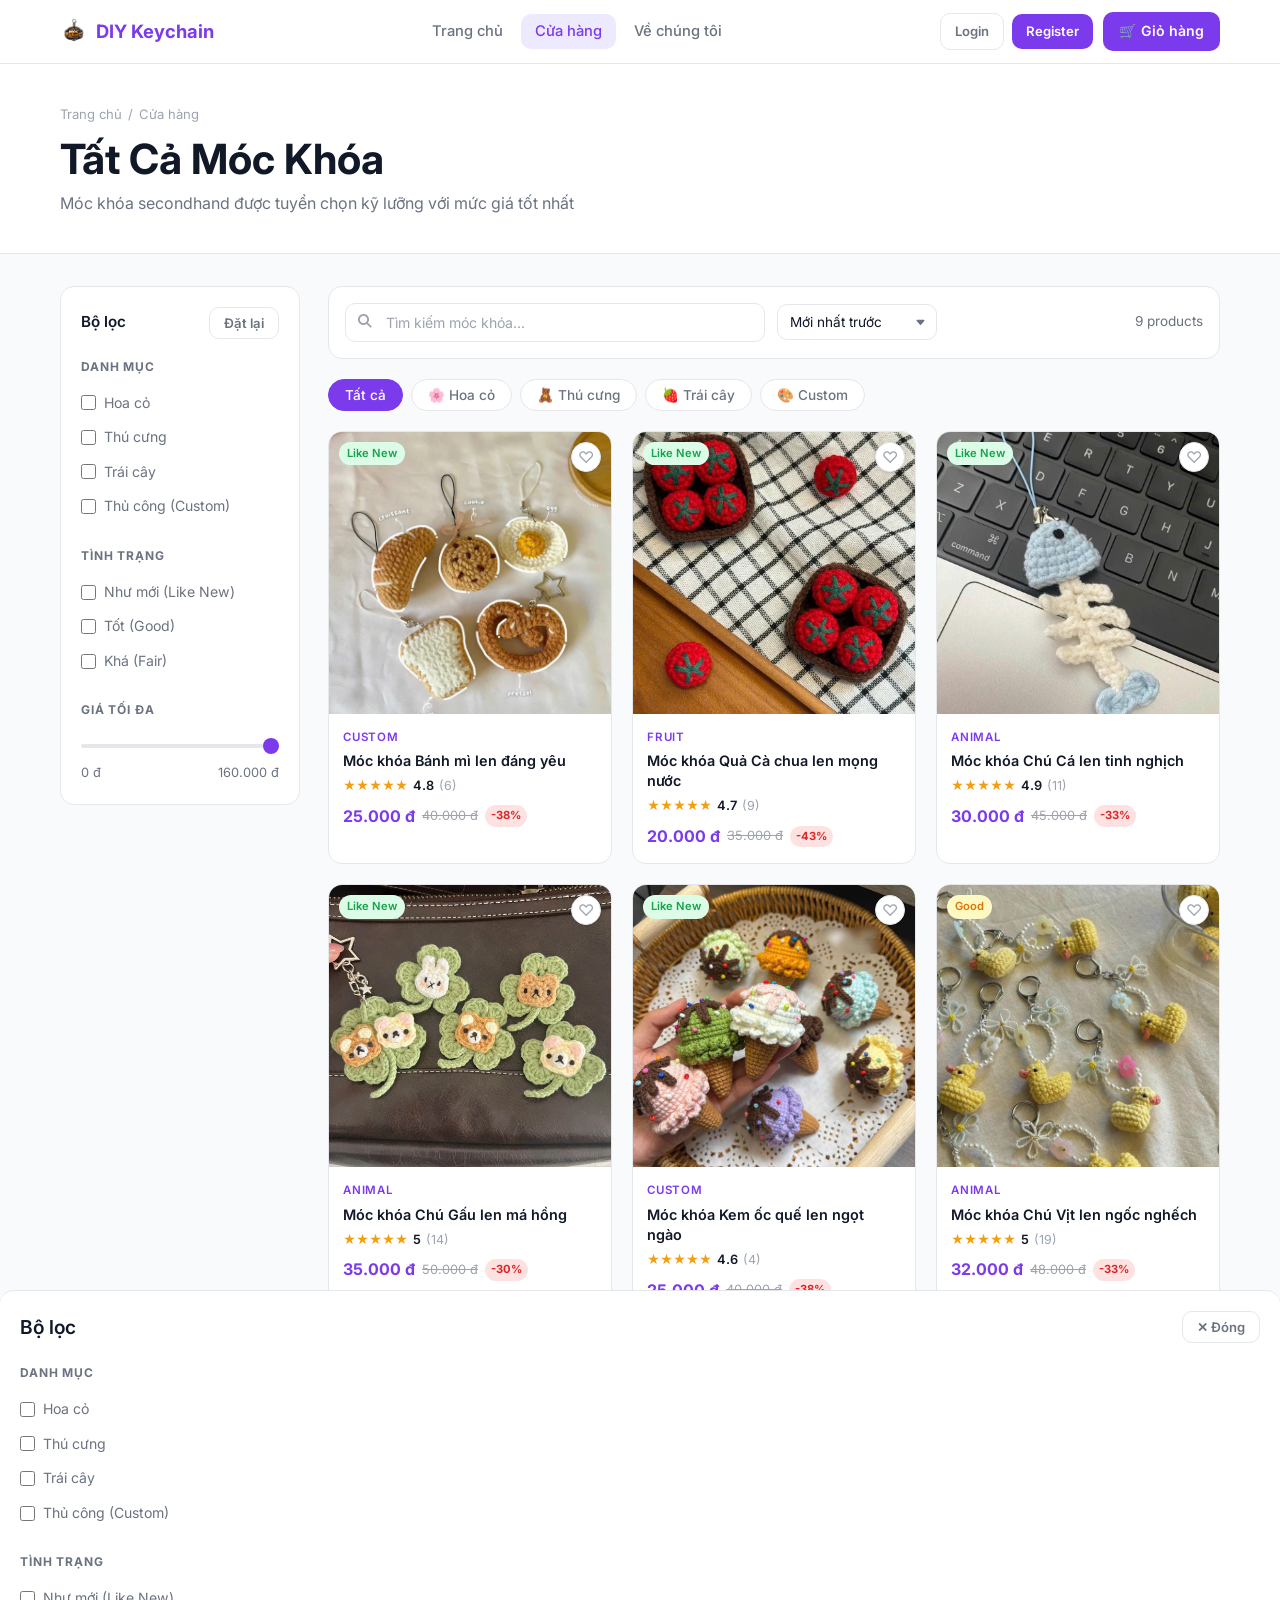
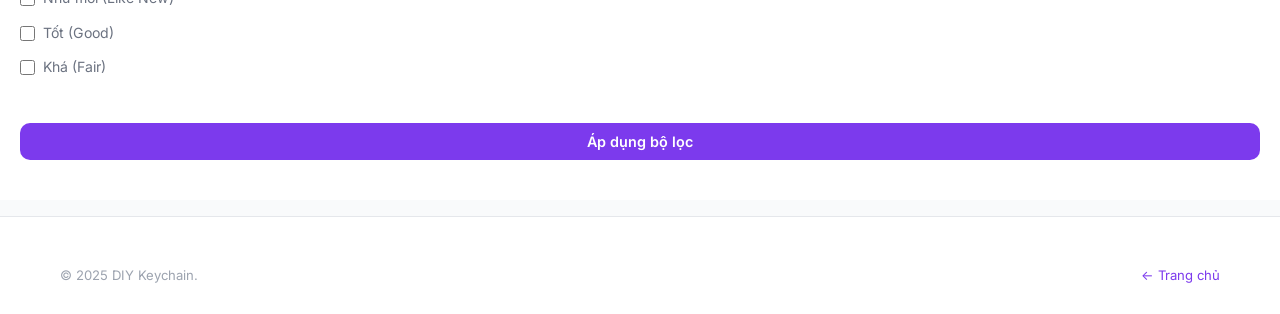
<file: 2hand_keychain/shop.html>
<!DOCTYPE html>
<html lang="vi">
<head>
  <meta charset="UTF-8">
  <meta name="viewport" content="width=device-width, initial-scale=1.0">
  <meta name="description" content="Xem toàn bộ các sản phẩm móc khóa đã qua sử dụng tại DIY Keychain.">
  <title>Cửa hàng – DIY Keychain</title>
  <link rel="stylesheet" href="css/style.css">
  <link rel="stylesheet" href="css/components.css">
  <link rel="stylesheet" href="css/animations.css">
  <link rel="stylesheet" href="https://cdnjs.cloudflare.com/ajax/libs/font-awesome/6.5.0/css/all.min.css">
  <style>
    .shop-layout {
      display: flex;
      gap: 28px;
      align-items: flex-start;
    }

    .shop-main { flex: 1; min-width: 0; }

    .shop-toolbar {
      display: flex;
      align-items: center;
      gap: 12px;
      flex-wrap: wrap;
      margin-bottom: 20px;
      padding: 16px;
      background: var(--white);
      border: 1px solid var(--border);
      border-radius: var(--radius-lg);
    }

    .result-count {
      font-size: 0.85rem;
      color: var(--text-muted);
      margin-left: auto;
    }

    .filter-toggle-btn { display: none; }

    /* Bảng bộ lọc trên thiết bị di động */
    .filter-sheet {
      position: fixed;
      bottom: -100%; left: 0; right: 0;
      background: var(--white);
      border-top: 1px solid var(--border);
      border-radius: var(--radius-lg) var(--radius-lg) 0 0;
      z-index: 900;
      padding: 20px 20px 40px;
      transition: bottom 0.3s ease;
      max-height: 75vh;
      overflow-y: auto;
    }

    .filter-sheet.open { bottom: 0; }

    .filter-sheet-header {
      display: flex;
      justify-content: space-between;
      align-items: center;
      margin-bottom: 20px;
    }

    @media (max-width: 768px) {
      .shop-layout { flex-direction: column; }
      .filter-sidebar { display: none; }
      .filter-toggle-btn { display: flex; }
    }
  </style>
</head>
<body>

<nav class="navbar">
  <div class="nav-inner">
    <a href="index.html" class="nav-logo"><img src="assets/images/logo.png" alt="DIY Keychain" class="nav-logo-img"> DIY Keychain</a>
    <div class="nav-links">
      <a href="index.html">Trang chủ</a>
      <a href="shop.html" class="active">Cửa hàng</a>
      <a href="about.html">Về chúng tôi</a>
    </div>
    <div class="nav-actions">
      <div id="auth-nav" style="display:flex;align-items:center;gap:8px"></div>
      <a href="cart.html" class="nav-cart-btn" aria-label="Giỏ hàng">
        🛒 Giỏ hàng<span class="cart-badge" id="cart-badge">0</span>
      </a>
      <button class="nav-menu-btn" id="menu-btn" aria-label="Menu">☰</button>
    </div>
  </div>
</nav>
<div class="nav-drawer-overlay" id="drawer-overlay"></div>
<div class="nav-drawer" id="nav-drawer">
  <a href="index.html">🏠 Trang chủ</a>
  <a href="shop.html">🛍️ Cửa hàng</a>
  <a href="about.html">Về chúng tôi</a>
  <a href="cart.html">🛒 Giỏ hàng</a>
</div>

<div class="page-header">
  <div class="container">
    <div class="breadcrumb">
      <a href="index.html">Trang chủ</a><span class="sep">/</span><span>Cửa hàng</span>
    </div>
    <h1>Tất Cả Móc Khóa</h1>
    <p style="margin-top:6px">Móc khóa secondhand được tuyển chọn kỹ lưỡng với mức giá tốt nhất</p>
  </div>
</div>

<section class="section" style="padding-top:32px">
  <div class="container">
    <div class="shop-layout">

      <aside class="filter-sidebar">
        <div class="filter-card">
          <div style="display:flex;justify-content:space-between;align-items:center;margin-bottom:18px">
            <h3 style="font-size:0.95rem">Bộ lọc</h3>
            <button class="btn btn-ghost btn-sm" id="reset-filters-btn">Đặt lại</button>
          </div>

          <div class="filter-section">
            <div class="filter-label">Danh mục</div>
            <label class="filter-checkbox"><input type="checkbox" name="cat" value="Flower"> Hoa cỏ</label>
            <label class="filter-checkbox"><input type="checkbox" name="cat" value="Animal"> Thú cưng</label>
            <label class="filter-checkbox"><input type="checkbox" name="cat" value="Fruit"> Trái cây</label>
            <label class="filter-checkbox"><input type="checkbox" name="cat" value="Custom"> Thủ công (Custom)</label>
          </div>

          <div class="filter-section">
            <div class="filter-label">Tình trạng</div>
            <label class="filter-checkbox"><input type="checkbox" name="cond" value="Like New"> Như mới (Like New)</label>
            <label class="filter-checkbox"><input type="checkbox" name="cond" value="Good"> Tốt (Good)</label>
            <label class="filter-checkbox"><input type="checkbox" name="cond" value="Fair"> Khá (Fair)</label>
          </div>

          <div class="filter-section">
            <div class="filter-label">Giá tối đa</div>
            <input type="range" id="price-range" min="0" max="160000" step="5000" value="160000">
            <div class="price-range-labels">
              <span>0 đ</span>
              <span id="price-range-val">160.000 đ</span>
            </div>
          </div>
        </div>
      </aside>

      <div class="shop-main">
        <div class="shop-toolbar">
          <button class="btn btn-secondary btn-sm filter-toggle-btn" id="filter-toggle-btn">
            ⚙️ Bộ lọc
          </button>
          <div class="search-wrap">
            <span class="search-icon"><i class="fa fa-search"></i></span>
            <input type="text" id="search-input" placeholder="Tìm kiếm móc khóa...">
          </div>
          <select class="sort-select" id="sort-select" style="width:auto;min-width:160px">
            <option value="newest">Mới nhất trước</option>
            <option value="price-asc">Giá: Thấp → Cao</option>
            <option value="price-desc">Giá: Cao → Thấp</option>
            <option value="rating">Đánh giá tốt nhất</option>
            <option value="discount">Giảm giá nhiều nhất</option>
          </select>
          <span class="result-count" id="result-count">30 sản phẩm</span>
        </div>

        <div class="category-filter" id="cat-pills" style="margin-bottom:20px">
          <button class="cat-pill active" data-cat="All">Tất cả</button>
          <button class="cat-pill" data-cat="Flower">🌸 Hoa cỏ</button>
          <button class="cat-pill" data-cat="Animal">🧸 Thú cưng</button>
          <button class="cat-pill" data-cat="Fruit">🍓 Trái cây</button>
          <button class="cat-pill" data-cat="Custom">🎨 Custom</button>
        </div>

        <div class="products-grid" id="products-grid"></div>

        <div style="text-align:center;margin-top:32px" id="load-more-wrap">
          <button class="btn btn-secondary" id="load-more-btn">Xem thêm sản phẩm</button>
        </div>
      </div>
    </div>
  </div>
</section>

<div class="filter-sheet" id="filter-sheet">
  <div class="filter-sheet-header">
    <h3>Bộ lọc</h3>
    <button class="btn btn-ghost btn-sm" id="close-filter-sheet">✕ Đóng</button>
  </div>
  <div class="filter-section">
    <div class="filter-label">Danh mục</div>
    <label class="filter-checkbox"><input type="checkbox" name="cat-m" value="Flower"> Hoa cỏ</label>
    <label class="filter-checkbox"><input type="checkbox" name="cat-m" value="Animal"> Thú cưng</label>
    <label class="filter-checkbox"><input type="checkbox" name="cat-m" value="Fruit"> Trái cây</label>
    <label class="filter-checkbox"><input type="checkbox" name="cat-m" value="Custom"> Thủ công (Custom)</label>
  </div>
  <div class="filter-section">
    <div class="filter-label">Tình trạng</div>
    <label class="filter-checkbox"><input type="checkbox" name="cond-m" value="Like New"> Như mới (Like New)</label>
    <label class="filter-checkbox"><input type="checkbox" name="cond-m" value="Good"> Tốt (Good)</label>
    <label class="filter-checkbox"><input type="checkbox" name="cond-m" value="Fair"> Khá (Fair)</label>
  </div>
  <button class="btn btn-primary" style="width:100%;margin-top:16px" id="apply-filter-btn">Áp dụng bộ lọc</button>
</div>
<div class="nav-drawer-overlay" id="filter-overlay" style="z-index:880"></div>

<footer class="footer">
  <div class="container">
    <div class="footer-bottom" style="border-top:none;padding-top:0">
      <span>© 2025 DIY Keychain.</span>
      <a href="index.html" style="color:var(--primary)">← Trang chủ</a>
    </div>
  </div>
</footer>

<script src="js/config.js"></script>
<script src="js/data.js"></script>
<script src="js/cart.js"></script>
<script src="js/auth.js"></script>
<script src="js/main.js"></script>
<script src="js/shop.js"></script>
</body>
</html>
</file>
<file: 2hand_keychain/css/style.css>
/* =========================================
   KEY2HAND — Global Styles
   ========================================= */

@import url('https://fonts.googleapis.com/css2?family=Inter:wght@400;500;600;700&display=swap');

:root {
  --primary: #7C3AED;
  --primary-light: #EDE9FE;
  --secondary: #DB2777;

  --bg: #F9FAFB;
  --white: #FFFFFF;
  --surface: #FFFFFF;
  --border: #E5E7EB;

  --text: #111827;
  --text-muted: #6B7280;
  --text-light: #9CA3AF;

  --green: #16A34A;
  --yellow: #D97706;
  --orange: #EA580C;
  --red: #DC2626;

  --radius-sm: 6px;
  --radius: 10px;
  --radius-lg: 14px;
  --radius-full: 9999px;

  --shadow-sm: 0 1px 3px rgba(0,0,0,0.08), 0 1px 2px rgba(0,0,0,0.04);
  --shadow: 0 4px 12px rgba(0,0,0,0.08);
  --shadow-lg: 0 8px 24px rgba(0,0,0,0.1);

  --transition: 0.2s ease;

  --font: 'Inter', sans-serif;
  --nav-height: 64px;
}

*, *::before, *::after {
  box-sizing: border-box;
  margin: 0;
  padding: 0;
}

html { scroll-behavior: smooth; }

body {
  font-family: var(--font);
  background-color: var(--bg);
  color: var(--text);
  line-height: 1.6;
  min-height: 100vh;
}

img { max-width: 100%; display: block; }
a { color: inherit; text-decoration: none; }
ul, ol { list-style: none; }
button { font-family: var(--font); cursor: pointer; border: none; outline: none; }
input, select, textarea { font-family: var(--font); outline: none; }

/* ---- Typography ---- */
h1 { font-size: clamp(1.8rem, 4vw, 2.6rem); font-weight: 700; line-height: 1.2; }
h2 { font-size: clamp(1.4rem, 2.5vw, 1.9rem); font-weight: 700; line-height: 1.25; }
h3 { font-size: 1.2rem; font-weight: 600; }
h4 { font-size: 1rem; font-weight: 600; }
p  { color: var(--text-muted); }

/* ---- Layout ---- */
.container {
  max-width: 1200px;
  margin: 0 auto;
  padding: 0 20px;
}

.section { padding: 64px 0; }

.section-header {
  margin-bottom: 40px;
}

.section-header p { margin-top: 8px; }

/* ---- Navbar ---- */
.navbar {
  position: fixed;
  top: 0; left: 0; right: 0;
  height: var(--nav-height);
  background: var(--white);
  border-bottom: 1px solid var(--border);
  z-index: 1000;
}

.nav-inner {
  max-width: 1200px;
  margin: 0 auto;
  padding: 0 20px;
  height: 100%;
  display: flex;
  align-items: center;
  justify-content: space-between;
}

.nav-logo {
  display: flex;
  align-items: center;
  gap: 8px;
  font-size: 1.15rem;
  font-weight: 700;
  color: var(--primary);
}

.nav-logo-icon {
  font-size: 1.3rem;
}

.nav-logo-img {
  height: 28px;
  width: auto;
  display: inline-block;
  vertical-align: middle;
  object-fit: contain;
}

.nav-links {
  display: flex;
  align-items: center;
  gap: 4px;
}

.nav-links a {
  padding: 6px 14px;
  border-radius: var(--radius);
  font-size: 0.92rem;
  font-weight: 500;
  color: var(--text-muted);
  transition: var(--transition);
}

.nav-links a:hover { color: var(--primary); background: var(--primary-light); }
.nav-links a.active { color: var(--primary); background: var(--primary-light); }

.nav-actions { display: flex; align-items: center; gap: 10px; }

.nav-cart-btn {
  position: relative;
  display: flex;
  align-items: center;
  gap: 6px;
  padding: 8px 16px;
  border-radius: var(--radius);
  background: var(--primary);
  color: white;
  font-size: 0.88rem;
  font-weight: 600;
  transition: var(--transition);
}

.nav-cart-btn:hover { background: #6D28D9; }

.nav-user-wrap {
  display: flex;
  align-items: center;
  gap: 8px;
}

.nav-user-name {
  font-size: 0.85rem;
  font-weight: 600;
  color: var(--text);
  white-space: nowrap;
  max-width: 120px;
  overflow: hidden;
  text-overflow: ellipsis;
}

.cart-badge {
  display: none;
  background: white;
  color: var(--primary);
  border-radius: var(--radius-full);
  font-size: 0.7rem;
  font-weight: 700;
  min-width: 18px;
  height: 18px;
  align-items: center;
  justify-content: center;
  padding: 0 4px;
}

.cart-badge.visible { display: flex; }

.nav-menu-btn {
  display: none;
  width: 38px; height: 38px;
  border-radius: var(--radius);
  background: var(--bg);
  border: 1px solid var(--border);
  align-items: center; justify-content: center;
  font-size: 1.1rem;
  color: var(--text);
  transition: var(--transition);
}

/* Mobile Drawer */
.nav-drawer {
  position: fixed;
  top: 0; right: -100%;
  width: 260px; height: 100vh;
  background: var(--white);
  border-left: 1px solid var(--border);
  z-index: 1100;
  transition: right 0.28s ease;
  padding: 72px 16px 24px;
  display: flex; flex-direction: column; gap: 4px;
}

.nav-drawer.open { right: 0; }

.nav-drawer-overlay {
  position: fixed; inset: 0;
  background: rgba(0,0,0,0.35);
  z-index: 1050;
  opacity: 0; pointer-events: none;
  transition: opacity 0.25s ease;
}

.nav-drawer-overlay.visible { opacity: 1; pointer-events: all; }

.nav-drawer a {
  padding: 12px 14px;
  border-radius: var(--radius);
  font-size: 0.95rem;
  font-weight: 500;
  color: var(--text-muted);
  transition: var(--transition);
  display: block;
}

.nav-drawer a:hover { color: var(--primary); background: var(--primary-light); }

/* ---- Page Header ---- */
.page-header {
  padding: calc(var(--nav-height) + 40px) 0 36px;
  background: var(--white);
  border-bottom: 1px solid var(--border);
}

.breadcrumb {
  display: flex;
  align-items: center;
  gap: 6px;
  font-size: 0.82rem;
  color: var(--text-light);
  margin-bottom: 10px;
}

.breadcrumb a:hover { color: var(--primary); }
.breadcrumb .sep { color: var(--text-light); }

/* ---- Footer ---- */
.footer {
  background: var(--white);
  border-top: 1px solid var(--border);
  padding: 48px 0 28px;
}

.footer-grid {
  display: grid;
  grid-template-columns: 1.4fr 1fr 1fr 1fr;
  gap: 40px;
  margin-bottom: 36px;
}

.footer-brand p {
  margin-top: 10px;
  font-size: 0.88rem;
  line-height: 1.6;
}

.footer-social {
  display: flex;
  gap: 8px;
  margin-top: 16px;
}

.footer-social a {
  width: 34px; height: 34px;
  border-radius: var(--radius);
  background: var(--bg);
  border: 1px solid var(--border);
  display: flex; align-items: center; justify-content: center;
  font-size: 0.88rem;
  color: var(--text-muted);
  transition: var(--transition);
}

.footer-social a:hover { color: var(--primary); border-color: var(--primary); }

.footer-col h4 {
  font-size: 0.78rem;
  text-transform: uppercase;
  letter-spacing: 0.07em;
  color: var(--text);
  margin-bottom: 14px;
}

.footer-col ul { display: flex; flex-direction: column; gap: 8px; }

.footer-col ul a {
  font-size: 0.88rem;
  color: var(--text-muted);
  transition: var(--transition);
}

.footer-col ul a:hover { color: var(--primary); }

.footer-bottom {
  border-top: 1px solid var(--border);
  padding-top: 24px;
  display: flex;
  align-items: center;
  justify-content: space-between;
  font-size: 0.82rem;
  color: var(--text-light);
}

/* ---- Utility ---- */
.sr-only { position:absolute;width:1px;height:1px;padding:0;margin:-1px;overflow:hidden;clip:rect(0,0,0,0);border:0; }
.divider { height: 1px; background: var(--border); margin: 20px 0; }

/* ---- Scrollbar ---- */
::-webkit-scrollbar { width: 6px; }
::-webkit-scrollbar-track { background: var(--bg); }
::-webkit-scrollbar-thumb { background: #D1D5DB; border-radius: 3px; }
::-webkit-scrollbar-thumb:hover { background: var(--primary); }

/* ---- Responsive ---- */
@media (max-width: 1024px) {
  .footer-grid { grid-template-columns: 1fr 1fr; gap: 28px; }
}

@media (max-width: 768px) {
  .nav-links { display: none; }
  .nav-menu-btn { display: flex; }
  .section { padding: 48px 0; }
  .footer-grid { grid-template-columns: 1fr 1fr; gap: 24px; }
}

@media (max-width: 480px) {
  .footer-grid { grid-template-columns: 1fr; }
  .footer-bottom { flex-direction: column; gap: 6px; text-align: center; }
}
</file>
<file: 2hand_keychain/css/components.css>
/* =========================================
   KEY2HAND — Components
   ========================================= */

/* ---- Buttons ---- */
.btn {
  display: inline-flex;
  align-items: center;
  justify-content: center;
  gap: 6px;
  padding: 10px 22px;
  border-radius: var(--radius);
  font-size: 0.9rem;
  font-weight: 600;
  transition: var(--transition);
  cursor: pointer;
  border: none;
  text-decoration: none;
  white-space: nowrap;
}

.btn-primary {
  background: var(--primary);
  color: white;
}

.btn-primary:hover { background: #6D28D9; }

.btn-secondary {
  background: var(--white);
  border: 1px solid var(--border);
  color: var(--text);
}

.btn-secondary:hover { background: var(--bg); border-color: #9CA3AF; }

.btn-ghost {
  background: transparent;
  border: 1px solid var(--border);
  color: var(--text-muted);
}

.btn-ghost:hover { background: var(--bg); color: var(--text); }

.btn-sm { padding: 7px 14px; font-size: 0.82rem; }
.btn-lg { padding: 13px 32px; font-size: 1rem; }

/* ---- Product Card ---- */
.product-card {
  background: var(--white);
  border: 1px solid var(--border);
  border-radius: var(--radius-lg);
  overflow: hidden;
  transition: box-shadow var(--transition), transform var(--transition);
  display: flex;
  flex-direction: column;
}

.product-card:hover {
  box-shadow: var(--shadow-lg);
  transform: translateY(-3px);
}

.card-image-wrap {
  position: relative;
  overflow: hidden;
  aspect-ratio: 1 / 1;
  background: var(--bg);
}

.card-image-wrap img {
  width: 100%; height: 100%;
  object-fit: cover;
  transition: transform 0.3s ease;
}

.product-card:hover .card-image-wrap img { transform: scale(1.05); }

.card-badges {
  position: absolute;
  top: 10px; left: 10px;
  display: flex; flex-direction: column; gap: 5px;
}

.card-wishlist {
  position: absolute;
  top: 10px; right: 10px;
  width: 30px; height: 30px;
  border-radius: var(--radius-full);
  background: white;
  display: flex; align-items: center; justify-content: center;
  font-size: 1rem;
  cursor: pointer;
  transition: var(--transition);
  border: 1px solid var(--border);
  color: var(--text-light);
  box-shadow: var(--shadow-sm);
}

.card-wishlist:hover { color: var(--secondary); }
.card-wishlist.active { color: var(--secondary); }

/* Quick Add */
.card-quick-add {
  position: absolute;
  bottom: 0; left: 0; right: 0;
  padding: 20px 12px 12px;
  background: linear-gradient(to top, rgba(255,255,255,0.98) 60%, transparent);
  transform: translateY(100%);
  transition: transform 0.25s ease;
}

.product-card:hover .card-quick-add { transform: translateY(0); }

.card-quick-add .btn { width: 100%; justify-content: center; }

.card-body {
  padding: 14px;
  flex: 1;
  display: flex;
  flex-direction: column;
  gap: 5px;
}

.card-category {
  font-size: 0.72rem;
  font-weight: 600;
  text-transform: uppercase;
  letter-spacing: 0.07em;
  color: var(--primary);
}

.card-name {
  font-size: 0.9rem;
  font-weight: 600;
  color: var(--text);
  line-height: 1.4;
  display: -webkit-box;
  -webkit-line-clamp: 2;
  -webkit-box-orient: vertical;
  overflow: hidden;
}

.card-rating {
  display: flex;
  align-items: center;
  gap: 5px;
  font-size: 0.78rem;
}

.stars { color: #F59E0B; }
.rating-count { color: var(--text-light); }

.card-price {
  display: flex;
  align-items: center;
  gap: 7px;
  margin-top: 2px;
}

.price-current { font-size: 1rem; font-weight: 700; color: var(--primary); }
.price-original { font-size: 0.8rem; color: var(--text-light); text-decoration: line-through; }
.price-discount {
  font-size: 0.7rem;
  font-weight: 700;
  background: #FEE2E2;
  color: var(--red);
  padding: 2px 6px;
  border-radius: var(--radius-full);
}

/* ---- Badge ---- */
.badge {
  display: inline-flex;
  align-items: center;
  gap: 3px;
  padding: 3px 8px;
  border-radius: var(--radius-full);
  font-size: 0.7rem;
  font-weight: 600;
}

.badge-like-new { background: #DCFCE7; color: var(--green); }
.badge-good     { background: #FEF9C3; color: var(--yellow); }
.badge-fair     { background: #FFEDD5; color: var(--orange); }

/* ---- Products Grid ---- */
.products-grid {
  display: grid;
  grid-template-columns: repeat(3, 1fr);
  gap: 20px;
}

@media (max-width: 1024px) { .products-grid { grid-template-columns: repeat(2, 1fr); } }
@media (max-width: 480px)  { .products-grid { grid-template-columns: 1fr; } }

/* ---- Category Pills ---- */
.category-filter {
  display: flex;
  align-items: center;
  gap: 8px;
  flex-wrap: wrap;
}

.cat-pill {
  padding: 7px 16px;
  border-radius: var(--radius-full);
  font-size: 0.85rem;
  font-weight: 500;
  background: var(--white);
  border: 1px solid var(--border);
  color: var(--text-muted);
  cursor: pointer;
  transition: var(--transition);
}

.cat-pill:hover { border-color: var(--primary); color: var(--primary); }
.cat-pill.active { background: var(--primary); border-color: var(--primary); color: white; }

/* ---- Search Bar ---- */
.search-wrap {
  position: relative;
  flex: 1;
  max-width: 420px;
}

.search-wrap input {
  width: 100%;
  padding: 10px 16px 10px 40px;
  background: var(--white);
  border: 1px solid var(--border);
  border-radius: var(--radius);
  color: var(--text);
  font-size: 0.88rem;
  transition: var(--transition);
}

.search-wrap input:focus { border-color: var(--primary); box-shadow: 0 0 0 3px rgba(124,58,237,0.1); }
.search-wrap input::placeholder { color: var(--text-light); }

.search-wrap .search-icon {
  position: absolute;
  left: 13px; top: 50%;
  transform: translateY(-50%);
  color: var(--text-light);
  font-size: 0.85rem;
  pointer-events: none;
}

/* ---- Filter Sidebar ---- */
.filter-sidebar { width: 240px; flex-shrink: 0; }

.filter-card {
  background: var(--white);
  border: 1px solid var(--border);
  border-radius: var(--radius-lg);
  padding: 20px;
  position: sticky;
  top: calc(var(--nav-height) + 16px);
}

.filter-section { margin-bottom: 22px; }
.filter-section:last-child { margin-bottom: 0; }

.filter-label {
  font-size: 0.75rem;
  font-weight: 700;
  text-transform: uppercase;
  letter-spacing: 0.07em;
  color: var(--text-muted);
  margin-bottom: 10px;
}

.filter-checkbox {
  display: flex;
  align-items: center;
  gap: 8px;
  padding: 6px 0;
  cursor: pointer;
  font-size: 0.88rem;
  color: var(--text-muted);
}

.filter-checkbox:hover { color: var(--text); }
.filter-checkbox input[type="checkbox"] { width: 15px; height: 15px; accent-color: var(--primary); cursor: pointer; }

.price-range-labels {
  display: flex;
  justify-content: space-between;
  font-size: 0.8rem;
  color: var(--text-muted);
  margin-top: 8px;
}

input[type="range"] {
  width: 100%;
  -webkit-appearance: none;
  height: 4px;
  border-radius: 2px;
  background: #E5E7EB;
  outline: none;
}

input[type="range"]::-webkit-slider-thumb {
  -webkit-appearance: none;
  width: 16px; height: 16px;
  border-radius: 50%;
  background: var(--primary);
  cursor: pointer;
}

.sort-select {
  width: 100%;
  padding: 9px 12px;
  background: var(--white);
  border: 1px solid var(--border);
  border-radius: var(--radius);
  color: var(--text);
  font-size: 0.85rem;
  cursor: pointer;
  appearance: none;
  background-image: url("data:image/svg+xml,%3Csvg xmlns='http://www.w3.org/2000/svg' fill='%236B7280' viewBox='0 0 16 16'%3E%3Cpath d='M7.247 11.14 2.451 5.658C1.885 5.013 2.345 4 3.204 4h9.592a1 1 0 0 1 .753 1.659l-4.796 5.48a1 1 0 0 1-1.506 0z'/%3E%3C/svg%3E");
  background-repeat: no-repeat;
  background-position: right 10px center;
  background-size: 11px;
}

.sort-select:focus { border-color: var(--primary); box-shadow: 0 0 0 3px rgba(124,58,237,0.1); }

/* ---- Toast ---- */
.toast-container {
  position: fixed;
  bottom: 20px; right: 20px;
  z-index: 9999;
  display: flex;
  flex-direction: column;
  gap: 8px;
  pointer-events: none;
}

.toast {
  background: var(--white);
  border: 1px solid var(--border);
  border-radius: var(--radius);
  padding: 12px 16px;
  display: flex;
  align-items: center;
  gap: 10px;
  font-size: 0.88rem;
  font-weight: 500;
  min-width: 260px;
  box-shadow: var(--shadow);
  animation: toastIn 0.25s ease both;
  pointer-events: all;
  color: var(--text);
}

.toast.hide { animation: toastOut 0.25s ease forwards; }

.toast-icon {
  width: 24px; height: 24px;
  border-radius: var(--radius-sm);
  display: flex; align-items: center; justify-content: center;
  font-size: 0.8rem;
  flex-shrink: 0;
}

.toast-success .toast-icon { background: #DCFCE7; color: var(--green); }
.toast-error   .toast-icon { background: #FEE2E2; color: var(--red); }

/* ---- Modal ---- */
.modal-overlay {
  position: fixed; inset: 0;
  background: rgba(0,0,0,0.4);
  z-index: 2000;
  display: flex;
  align-items: center;
  justify-content: center;
  padding: 20px;
  opacity: 0; pointer-events: none;
  transition: opacity 0.2s ease;
}

.modal-overlay.open { opacity: 1; pointer-events: all; }

.modal {
  background: var(--white);
  border: 1px solid var(--border);
  border-radius: var(--radius-lg);
  padding: 36px;
  max-width: 440px;
  width: 100%;
  text-align: center;
  box-shadow: var(--shadow-lg);
  transform: translateY(12px);
  transition: transform 0.25s ease;
}

.modal-overlay.open .modal { transform: translateY(0); }

.modal-icon {
  width: 64px; height: 64px;
  border-radius: 50%;
  background: #DCFCE7;
  display: flex; align-items: center; justify-content: center;
  font-size: 1.8rem;
  margin: 0 auto 20px;
}

/* ---- Qty Stepper ---- */
.qty-stepper {
  display: flex;
  align-items: center;
  background: var(--bg);
  border: 1px solid var(--border);
  border-radius: var(--radius);
  overflow: hidden;
  width: fit-content;
}

.qty-btn {
  width: 34px; height: 34px;
  display: flex; align-items: center; justify-content: center;
  font-size: 1rem;
  font-weight: 600;
  color: var(--text-muted);
  background: transparent;
  border: none;
  cursor: pointer;
  transition: var(--transition);
}

.qty-btn:hover:not(:disabled) { color: var(--primary); background: var(--primary-light); }
.qty-btn:disabled { opacity: 0.3; cursor: default; }

.qty-value {
  min-width: 34px;
  text-align: center;
  font-size: 0.92rem;
  font-weight: 600;
  color: var(--text);
}

/* ---- Tags ---- */
.tags-wrap { display: flex; flex-wrap: wrap; gap: 5px; }

.tag-chip {
  padding: 3px 9px;
  border-radius: var(--radius-full);
  font-size: 0.72rem;
  background: var(--bg);
  border: 1px solid var(--border);
  color: var(--text-muted);
}

/* ---- Empty State ---- */
.empty-state {
  text-align: center;
  padding: 64px 24px;
}

.empty-state-icon { font-size: 3.5rem; margin-bottom: 14px; opacity: 0.5; }
.empty-state h3 { margin-bottom: 6px; }

/* ---- Trust Badge ---- */
.trust-badge {
  display: flex;
  align-items: flex-start;
  gap: 14px;
  padding: 20px;
  background: var(--white);
  border: 1px solid var(--border);
  border-radius: var(--radius-lg);
}

.trust-icon {
  width: 44px; height: 44px;
  border-radius: var(--radius);
  display: flex; align-items: center; justify-content: center;
  font-size: 1.2rem;
  flex-shrink: 0;
}

/* ---- Testimonial Card ---- */
.testimonial-card {
  background: var(--white);
  border: 1px solid var(--border);
  border-radius: var(--radius-lg);
  padding: 24px;
}

.testimonial-avatar {
  width: 40px; height: 40px;
  border-radius: 50%;
  object-fit: cover;
  border: 2px solid var(--border);
}

.testimonial-text {
  font-size: 0.9rem;
  line-height: 1.7;
  color: var(--text-muted);
  margin: 12px 0 14px;
}

.testimonial-author { display: flex; align-items: center; gap: 10px; }
.testimonial-name { font-weight: 600; font-size: 0.88rem; color: var(--text); }

/* ---- Cart Item ---- */
.cart-item {
  display: flex;
  align-items: center;
  gap: 14px;
  padding: 16px 0;
  border-bottom: 1px solid var(--border);
}

.cart-item:last-child { border-bottom: none; }

.cart-item-img {
  width: 72px; height: 72px;
  border-radius: var(--radius);
  object-fit: cover;
  background: var(--bg);
  border: 1px solid var(--border);
  flex-shrink: 0;
}

.cart-item-info { flex: 1; min-width: 0; }
.cart-item-name { font-weight: 600; font-size: 0.92rem; margin-bottom: 4px; white-space: nowrap; overflow: hidden; text-overflow: ellipsis; }
.cart-item-meta { font-size: 0.78rem; color: var(--text-muted); }
.cart-item-price { font-size: 0.95rem; font-weight: 700; color: var(--primary); margin-top: 6px; }

.cart-item-actions { display: flex; align-items: center; gap: 10px; }

.cart-remove {
  width: 28px; height: 28px;
  border-radius: var(--radius-sm);
  background: #FEE2E2;
  border: 1px solid #FECACA;
  color: var(--red);
  display: flex; align-items: center; justify-content: center;
  font-size: 0.8rem;
  cursor: pointer;
  transition: var(--transition);
}

.cart-remove:hover { background: #FCA5A5; }

/* ---- Order Summary ---- */
.order-summary {
  background: var(--white);
  border: 1px solid var(--border);
  border-radius: var(--radius-lg);
  padding: 24px;
  position: sticky;
  top: calc(var(--nav-height) + 20px);
}

.summary-row {
  display: flex;
  justify-content: space-between;
  align-items: center;
  padding: 8px 0;
  font-size: 0.88rem;
}

.summary-row .label { color: var(--text-muted); }
.summary-total { border-top: 1px solid var(--border); margin-top: 6px; padding-top: 14px; }
.summary-total .label { color: var(--text); font-weight: 600; font-size: 0.95rem; }
.summary-total .value { font-size: 1.2rem; font-weight: 700; color: var(--primary); }

/* ---- Responsive ---- */
@media (max-width: 768px) {
  .filter-sidebar { width: 100%; }
  .filter-card { position: static; }
  .cart-item-img { width: 56px; height: 56px; }
  .toast { min-width: unset; max-width: calc(100vw - 40px); }
  .modal { padding: 28px 20px; }
}
</file>
<file: 2hand_keychain/css/animations.css>
/* =========================================
   KEY2HAND — Animations (minimal)
   ========================================= */

@keyframes fadeIn {
  from { opacity: 0; transform: translateY(12px); }
  to   { opacity: 1; transform: translateY(0); }
}

@keyframes toastIn {
  from { opacity: 0; transform: translateX(20px); }
  to   { opacity: 1; transform: translateX(0); }
}

@keyframes toastOut {
  from { opacity: 1; transform: translateX(0); }
  to   { opacity: 0; transform: translateX(20px); }
}

/* Simple fade-up on load */
.anim-fade-up {
  animation: fadeIn 0.4s ease both;
}

.delay-100 { animation-delay: 0.1s; }
.delay-200 { animation-delay: 0.2s; }
.delay-300 { animation-delay: 0.3s; }

/* Scroll reveal */
.reveal {
  opacity: 0;
  transform: translateY(16px);
  transition: opacity 0.4s ease, transform 0.4s ease;
}

.reveal.visible {
  opacity: 1;
  transform: translateY(0);
}

.reveal.delay-1 { transition-delay: 0.05s; }
.reveal.delay-2 { transition-delay: 0.1s; }
.reveal.delay-3 { transition-delay: 0.15s; }
.reveal.delay-4 { transition-delay: 0.2s; }
.reveal.delay-5 { transition-delay: 0.25s; }

/* Reduce motion */
@media (prefers-reduced-motion: reduce) {
  *, *::before, *::after {
    animation-duration: 0.01ms !important;
    transition-duration: 0.01ms !important;
  }
}
</file>
